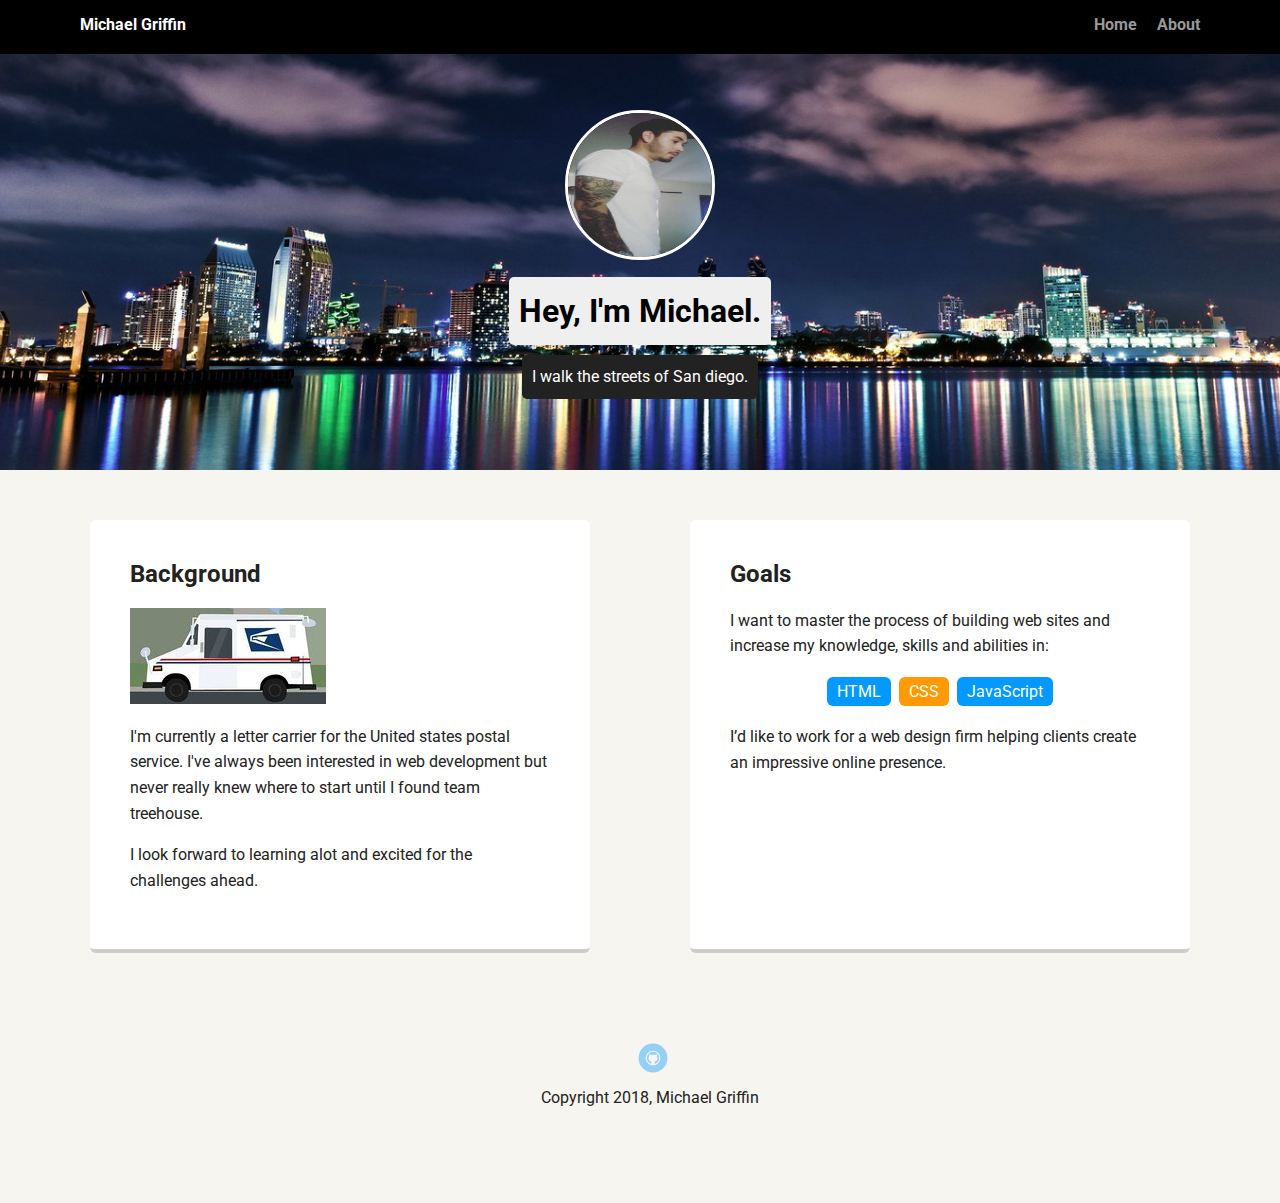
<file: index.html>
<!doctype html>
<html lang="en">
<head>
  <meta charset="utf-8">
  <title>Michael Griffin's Profile</title>
  <meta name="viewport" content="width=device-width, initial-scale=1.0">
  <link rel="stylesheet" href="styles.css">
  <link href="https://fonts.googleapis.com/css?family=Muli%7CRoboto:400,300,500,700,900" rel="stylesheet"></head>
  <body>

    <div class="main-nav">
        <ul class="nav">
          <li class="name">Michael Griffin</li>
          <li><a href="index.html">Home</a></li>
          <li><a href="about.html">About</a></li>
        </ul>
    </div>

    <header>
      <img src="images/me.jpg" alt=" michael standing." class="profile-image">
      <h1 class="tag name">Hey, I'm Michael.</h1>
      <p class="tag location"> I walk the streets of San diego. </p>
    </header>

    <main class="flex">
      <div class="card">
        <h2>Background</h2>
       <img src="images/mailtruck.jpg" alt="usps truck">
        <p> I'm currently a letter carrier for the United states postal service. I've always been interested in web development but never really knew where to start until I found team treehouse. </p>
        <p> I look forward to learning alot and excited for the challenges ahead.</p>
      </div> 

      <div class="card">
        <h2>Goals</h2>
        <p>I want to master the process of building web sites and increase my knowledge, skills and abilities in:</p>
        <ul class="skills">
          <li>HTML</li>
          <li>CSS</li>
          <li>JavaScript</li>
          
        </ul>
        <p>I’d like to work for a web design firm helping clients create an impressive online presence.</p>
      </div> 

    </main>
    <footer>
      <ul>
        <li><a href="https://github.com/MichaelGriffin13" target="blank"class="social github">Github</a></li>
      </ul>
      <p class="copyright">Copyright 2018, Michael Griffin</p>
    </footer>
  </body>
  </html>
</file>
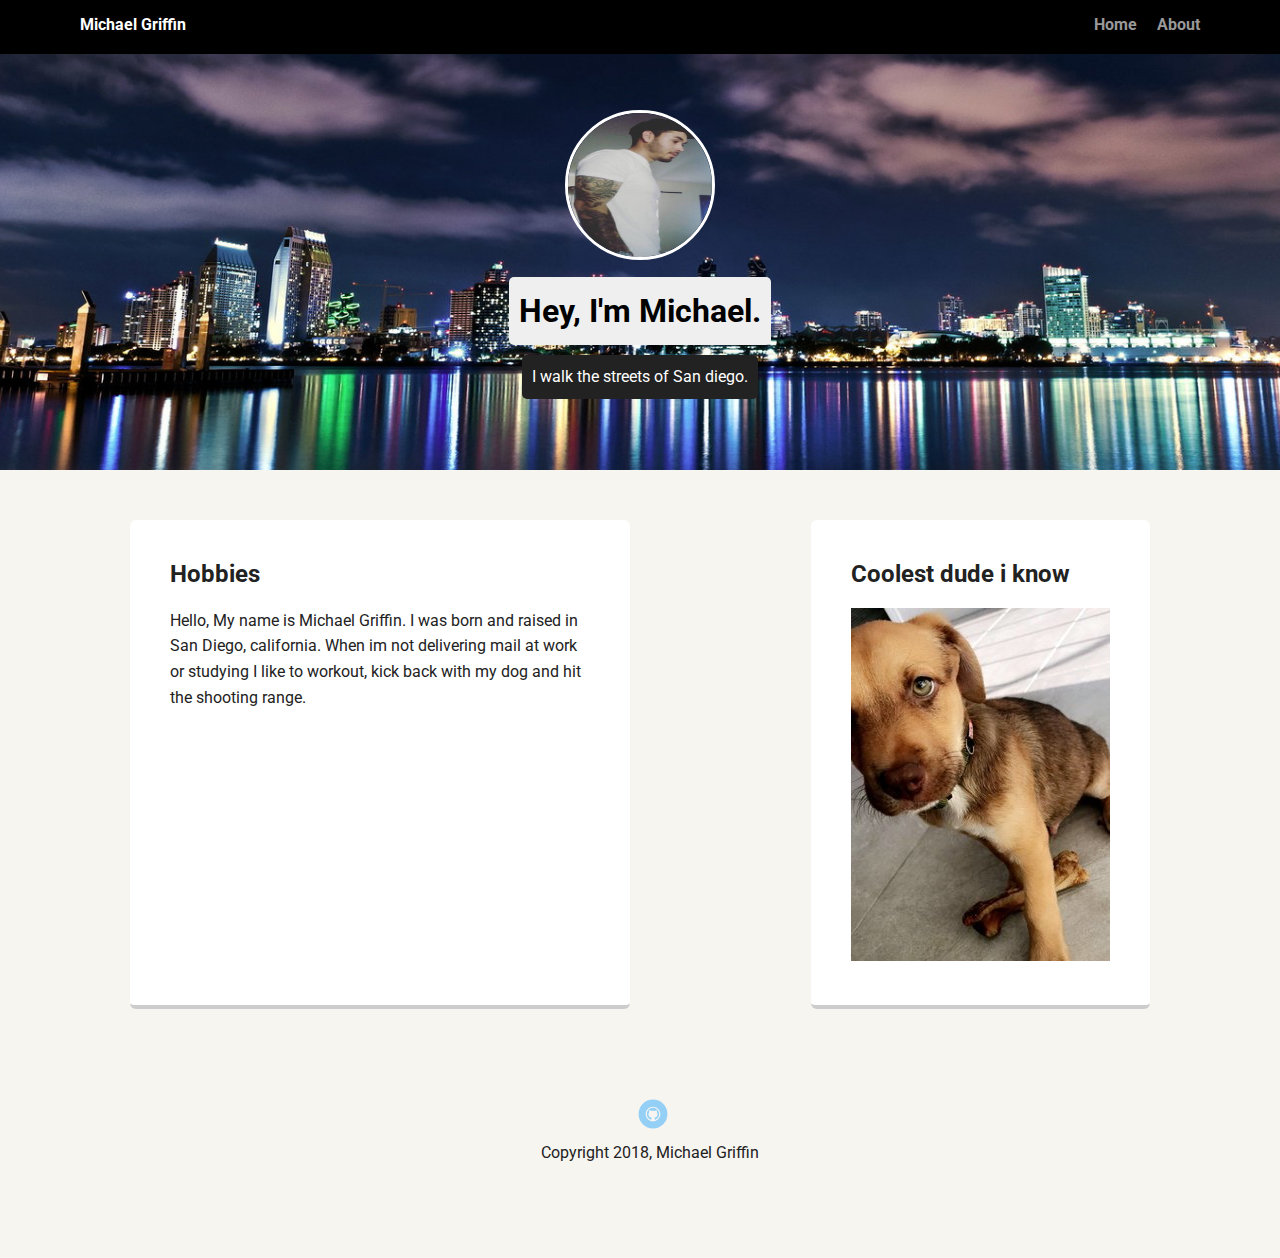
<file: about.html>
<!doctype html>
<html lang="en">
<head>
  <meta charset="utf-8">
  <title>Michael Griffin's Profile</title>
  <meta name="viewport" content="width=device-width, initial-scale=1.0">
  <link rel="stylesheet" href="styles.css">
  <link href="https://fonts.googleapis.com/css?family=Muli%7CRoboto:400,300,500,700,900" rel="stylesheet"></head>
  <body>

    <div class="main-nav">
        <ul class="nav">
          <li class="name">Michael Griffin</li>
          <li><a href="index.html">Home</a></li>
          <li><a href="About.html">About</a></li>
        </ul>
    </div>

    <header>
      <img src="images/me.jpg" alt=" michael standing." class="profile-image">
      <h1 class="tag name">Hey, I'm Michael.</h1>
      <p class="tag location"> I walk the streets of San diego. </p>
    </header>

    <main class="flex">
      <div class="card">
        <h2>Hobbies</h2>
      <p> Hello, My name is Michael Griffin. I was born and raised in San Diego, california. When im not delivering mail at work or studying I like to workout, kick back with my dog and hit the shooting range.</p>
      </div> 

      <div class="card">
        <h2>Coolest dude i know</h2>
        <img src="images/apollo1.jpg" alt= "dog with bone">
          
        
      </div> 

    </main>
    <footer>
      <ul>
        <li><a href="https://github.com/MichaelGriffin13" target="blank" class="social github">Github</a></li>
      </ul>
      <p class="copyright">Copyright 2018, Michael Griffin</p>
    </footer>
  </body>
  </html>
</file>
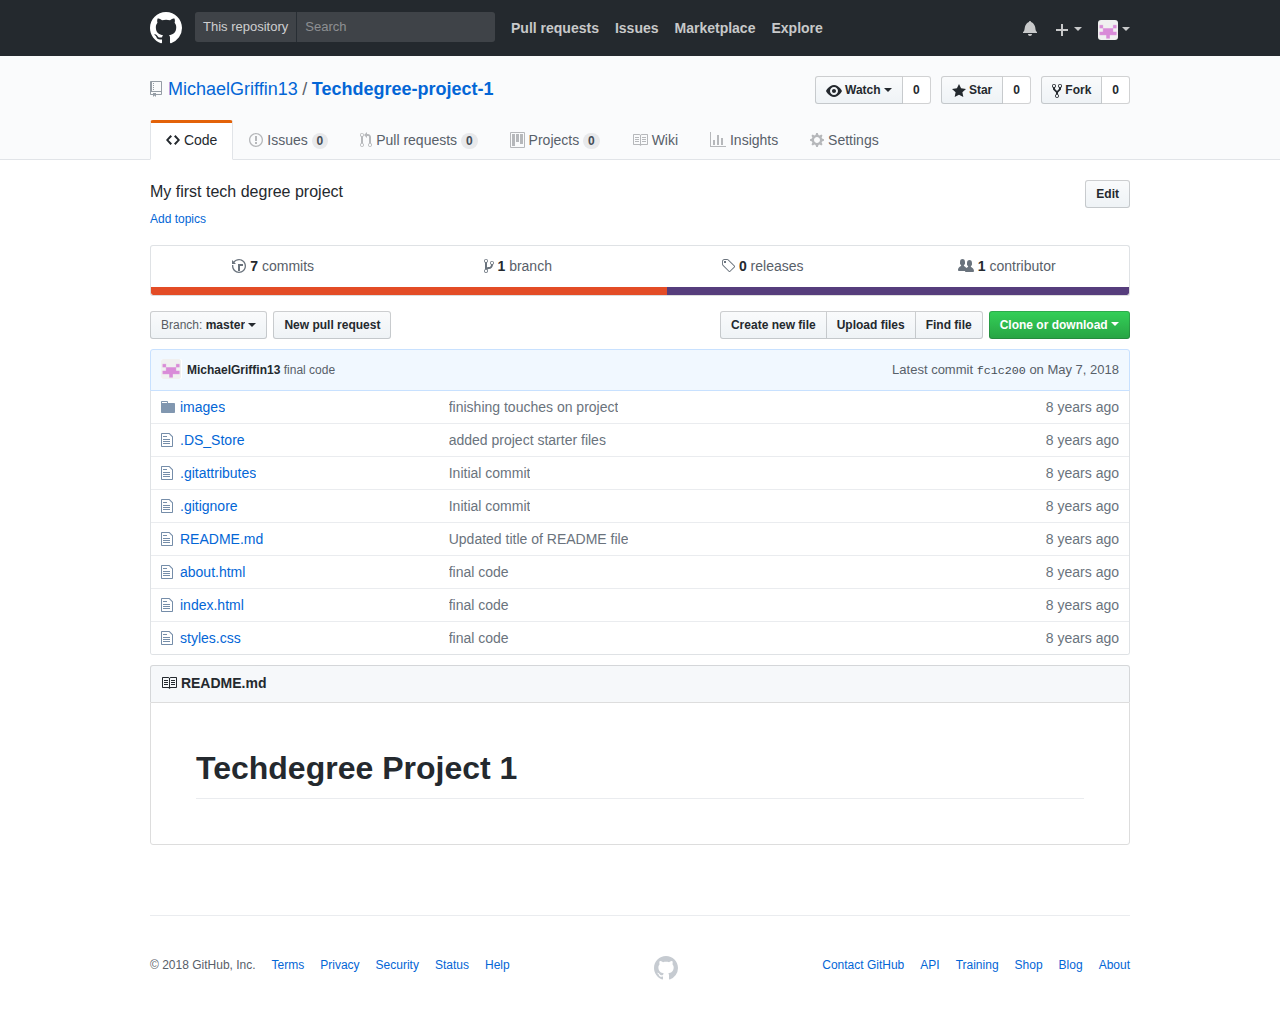
<file: MichaelGriffin13_Techdegree-project-1_ My first tech degree project.htm>
<!DOCTYPE html>
<!-- saved from url=(0056)https://github.com/MichaelGriffin13/Techdegree-project-1 -->
<html lang="en"><head><meta http-equiv="Content-Type" content="text/html; charset=UTF-8">
    
  <link rel="dns-prefetch" href="https://assets-cdn.github.com/">
  <link rel="dns-prefetch" href="https://avatars0.githubusercontent.com/">
  <link rel="dns-prefetch" href="https://avatars1.githubusercontent.com/">
  <link rel="dns-prefetch" href="https://avatars2.githubusercontent.com/">
  <link rel="dns-prefetch" href="https://avatars3.githubusercontent.com/">
  <link rel="dns-prefetch" href="https://github-cloud.s3.amazonaws.com/">
  <link rel="dns-prefetch" href="https://user-images.githubusercontent.com/">



  <link crossorigin="anonymous" media="all" integrity="sha512-ISsGppDAOaepQ4upEA9mm4sMLKs3V+WJ5yaoGgHBrY13vkDtM37b0Y8Uej1pifaUkAcHJ9kkdxNf48eHtV595g==" rel="stylesheet" href="./MichaelGriffin13_Techdegree-project-1_ My first tech degree project_files/frameworks-1a4dd44c32a7f3b22f5ee95cb87b4646.css">
  <link crossorigin="anonymous" media="all" integrity="sha512-AZiPkC2eIY8yQTwd2GHdf+vGVxhQLPp8zN5HD/+XIxTljkmK532EPMi5J59/RkU8Tx2z7Zhrrp22Ynk0bifnPQ==" rel="stylesheet" href="./MichaelGriffin13_Techdegree-project-1_ My first tech degree project_files/github-ef9e6df593c3136722bd837c0437786d.css">
  
  
  
  

  <meta name="viewport" content="width=device-width">
  
  <title>MichaelGriffin13/Techdegree-project-1: My first tech degree project</title>
    <meta name="description" content="GitHub is where people build software. More than 27 million people use GitHub to discover, fork, and contribute to over 80 million projects.">
  <link rel="search" type="application/opensearchdescription+xml" href="https://github.com/opensearch.xml" title="GitHub">
  <link rel="fluid-icon" href="https://github.com/fluidicon.png" title="GitHub">
  <meta property="fb:app_id" content="1401488693436528">

    
    <meta property="og:image" content="https://avatars2.githubusercontent.com/u/39060892?s=400&amp;v=4"><meta property="og:site_name" content="GitHub"><meta property="og:type" content="object"><meta property="og:title" content="MichaelGriffin13/Techdegree-project-1"><meta property="og:url" content="https://github.com/MichaelGriffin13/Techdegree-project-1"><meta property="og:description" content="Techdegree-project-1 - My first tech degree project">

  <link rel="assets" href="https://assets-cdn.github.com/">
  <link rel="web-socket" href="wss://live.github.com/_sockets/VjI6MjczOTM0OTAzOjhmZmExNjZlMTUwYjdjODQzNGJjYzFiYjU0YTg1OTE1OTA3Zjg5YmI2YjYxY2M0N2FjNWM2OGM2MWY2YTUzZTQ=--4917de960943323a8935c65e999bd3470f949bfa">
  <meta name="pjax-timeout" content="1000">
  <link rel="sudo-modal" href="https://github.com/sessions/sudo_modal">
  


  

  

    <meta name="google-site-verification" content="KT5gs8h0wvaagLKAVWq8bbeNwnZZK1r1XQysX3xurLU">
  <meta name="google-site-verification" content="ZzhVyEFwb7w3e0-uOTltm8Jsck2F5StVihD0exw2fsA">
  <meta name="google-site-verification" content="GXs5KoUUkNCoaAZn7wPN-t01Pywp9M3sEjnt_3_ZWPc">
    <meta name="google-analytics" content="UA-3769691-2">

<meta name="octolytics-host" content="collector.githubapp.com"><meta name="octolytics-app-id" content="github"><meta name="octolytics-event-url" content="https://collector.githubapp.com/github-external/browser_event"><meta name="octolytics-dimension-request_id" content="D6CE:4B03:4302247:79F1E0D:5AF0CCA9"><meta name="octolytics-dimension-region_edge" content="iad"><meta name="octolytics-dimension-region_render" content="iad"><meta name="octolytics-actor-id" content="39060892"><meta name="octolytics-actor-login" content="MichaelGriffin13"><meta name="octolytics-actor-hash" content="2f58fe25ff8fc6ac6a2973bc103d3d91c755c8c9a3c6b92745bae2bd151a4a9a">





  <meta class="js-ga-set" name="dimension1" content="Logged In">


  

      <meta name="hostname" content="github.com">
    <meta name="user-login" content="MichaelGriffin13">

      <meta name="expected-hostname" content="github.com">
    <meta name="js-proxy-site-detection-payload" content="[base64]">

    <meta name="enabled-features" content="UNIVERSE_BANNER,FREE_TRIALS,MARKETPLACE_INSIGHTS,MARKETPLACE_SELF_SERVE,MARKETPLACE_FREE_APPS,MARKETPLACE_INSIGHTS_CONVERSION_PERCENTAGES,MARKETPLACE_MOBILE_CI,MOBILE_COMMENT_ACTIONS">

  <meta name="html-safe-nonce" content="529b2f196fa2dd5bfd0b84c8dc40cf282a094474">

  <meta http-equiv="x-pjax-version" content="0b936d7bdd1cc0abb9327d66d996e1e8">
  

      <link href="https://github.com/MichaelGriffin13/Techdegree-project-1/commits/master.atom" rel="alternate" title="Recent Commits to Techdegree-project-1:master" type="application/atom+xml">

  <meta name="description" content="Techdegree-project-1 - My first tech degree project">
  <meta name="go-import" content="github.com/MichaelGriffin13/Techdegree-project-1 git https://github.com/MichaelGriffin13/Techdegree-project-1.git">

  <meta name="octolytics-dimension-user_id" content="39060892"><meta name="octolytics-dimension-user_login" content="MichaelGriffin13"><meta name="octolytics-dimension-repository_id" content="132488571"><meta name="octolytics-dimension-repository_nwo" content="MichaelGriffin13/Techdegree-project-1"><meta name="octolytics-dimension-repository_public" content="true"><meta name="octolytics-dimension-repository_is_fork" content="false"><meta name="octolytics-dimension-repository_network_root_id" content="132488571"><meta name="octolytics-dimension-repository_network_root_nwo" content="MichaelGriffin13/Techdegree-project-1"><meta name="octolytics-dimension-repository_explore_github_marketplace_ci_cta_shown" content="true">


    


  <meta name="browser-stats-url" content="https://api.github.com/_private/browser/stats">

  <meta name="browser-errors-url" content="https://api.github.com/_private/browser/errors">

  <link rel="mask-icon" href="https://assets-cdn.github.com/pinned-octocat.svg" color="#000000">
  <link rel="icon" type="image/x-icon" class="js-site-favicon" href="https://assets-cdn.github.com/favicon.ico">

<meta name="theme-color" content="#1e2327">


  <meta name="u2f-support" content="true">

<link rel="manifest" href="https://github.com/manifest.json" crossorigin="use-credentials">

  <meta name="selected-link" value="repo_source" data-pjax-transient="true"><meta name="analytics-location" content="/&lt;user-name&gt;/&lt;repo-name&gt;" data-pjax-transient="true"><meta name="request-id" content="D716:7C8A:3656F89:4FC6F07:5AF0CDF8" data-pjax-transient="true"><link rel="canonical" href="https://github.com/MichaelGriffin13/Techdegree-project-1" data-pjax-transient="true"><link href="https://github.com/MichaelGriffin13/Techdegree-project-1/commits/master.atom" rel="alternate" title="Recent Commits to Techdegree-project-1:master" type="application/atom+xml" data-pjax-transient="true"></head>

  <body class="logged-in env-production emoji-size-boost intent-mouse">
    

  <div class="position-relative js-header-wrapper ">
    <a href="https://github.com/MichaelGriffin13/Techdegree-project-1#start-of-content" tabindex="1" class="p-3 bg-blue text-white show-on-focus js-skip-to-content">Skip to content</a>
    <div id="js-pjax-loader-bar" class="pjax-loader-bar"><div class="progress" style="transition: width 0.4s ease 0s; width: 100%;"></div></div>

    
    
    



        
<header class="Header  f5" role="banner">
  <div class="d-flex flex-justify-between px-3 container-lg">
    <div class="d-flex flex-justify-between ">
      <div class="">
        <a class="header-logo-invertocat" href="https://github.com/" data-hotkey="g d" aria-label="Homepage" data-ga-click="Header, go to dashboard, icon:logo">
  <svg height="32" class="octicon octicon-mark-github" viewBox="0 0 16 16" version="1.1" width="32" aria-hidden="true"><path fill-rule="evenodd" d="M8 0C3.58 0 0 3.58 0 8c0 3.54 2.29 6.53 5.47 7.59.4.07.55-.17.55-.38 0-.19-.01-.82-.01-1.49-2.01.37-2.53-.49-2.69-.94-.09-.23-.48-.94-.82-1.13-.28-.15-.68-.52-.01-.53.63-.01 1.08.58 1.23.82.72 1.21 1.87.87 2.33.66.07-.52.28-.87.51-1.07-1.78-.2-3.64-.89-3.64-3.95 0-.87.31-1.59.82-2.15-.08-.2-.36-1.02.08-2.12 0 0 .67-.21 2.2.82.64-.18 1.32-.27 2-.27.68 0 1.36.09 2 .27 1.53-1.04 2.2-.82 2.2-.82.44 1.1.16 1.92.08 2.12.51.56.82 1.27.82 2.15 0 3.07-1.87 3.75-3.65 3.95.29.25.54.73.54 1.48 0 1.07-.01 1.93-.01 2.2 0 .21.15.46.55.38A8.013 8.013 0 0 0 16 8c0-4.42-3.58-8-8-8z"></path></svg>
</a>

      </div>

    </div>

    <div class="HeaderMenu d-flex flex-justify-between flex-auto">
      <div class="d-flex">
            <div class="">
              <div class="header-search scoped-search site-scoped-search js-site-search" role="search">
  <!-- '"` --><!-- </textarea></xmp> --><form class="js-site-search-form" data-scope-type="Repository" data-scope-id="132488571" data-scoped-search-url="/MichaelGriffin13/Techdegree-project-1/search" data-unscoped-search-url="/search" action="https://github.com/MichaelGriffin13/Techdegree-project-1/search" accept-charset="UTF-8" method="get"><input name="utf8" type="hidden" value="✓">
    <label class="form-control header-search-wrapper  js-chromeless-input-container">
          <a class="header-search-scope no-underline" href="https://github.com/MichaelGriffin13/Techdegree-project-1">This repository</a>
      <input type="text" class="form-control header-search-input  js-site-search-focus js-site-search-field is-clearable" data-hotkey="s,/" name="q" value="" placeholder="Search" aria-label="Search this repository" data-unscoped-placeholder="Search GitHub" data-scoped-placeholder="Search" autocapitalize="off">
        <input type="hidden" class="js-site-search-type-field" name="type">
    </label>
</form></div>

            </div>

          <ul class="d-flex pl-2 flex-items-center text-bold list-style-none" role="navigation">
            <li>
              <a class="js-selected-navigation-item HeaderNavlink px-2" data-hotkey="g p" data-ga-click="Header, click, Nav menu - item:pulls context:user" aria-label="Pull requests you created" data-selected-links="/pulls /pulls/assigned /pulls/mentioned /pulls" href="https://github.com/pulls">
                Pull requests
</a>            </li>
            <li>
              <a class="js-selected-navigation-item HeaderNavlink px-2" data-hotkey="g i" data-ga-click="Header, click, Nav menu - item:issues context:user" aria-label="Issues you created" data-selected-links="/issues /issues/assigned /issues/mentioned /issues" href="https://github.com/issues">
                Issues
</a>            </li>
                <li>
                  <a class="js-selected-navigation-item HeaderNavlink px-2" data-ga-click="Header, click, Nav menu - item:marketplace context:user" data-octo-click="marketplace_click" data-octo-dimensions="location:nav_bar, group:" data-selected-links=" /marketplace" href="https://github.com/marketplace">
                    Marketplace
</a>                </li>
            <li>
              <a class="js-selected-navigation-item HeaderNavlink px-2" data-ga-click="Header, click, Nav menu - item:explore" data-selected-links="/explore /trending /trending/developers /integrations /integrations/feature/code /integrations/feature/collaborate /integrations/feature/ship showcases showcases_search showcases_landing /explore" href="https://github.com/explore">
                Explore
</a>            </li>
          </ul>
      </div>

      <div class="d-flex">
        
<ul class="user-nav d-flex flex-items-center list-style-none" id="user-links">
  <li class="dropdown js-menu-container">
    <span class="d-inline-block  px-2">
      
    <a aria-label="You have no unread notifications" class="notification-indicator tooltipped tooltipped-s  js-socket-channel js-notification-indicator" data-hotkey="g n" data-ga-click="Header, go to notifications, icon:read" data-channel="notification-changed:39060892" href="https://github.com/notifications">
        <span class="mail-status "></span>
        <svg class="octicon octicon-bell" viewBox="0 0 14 16" version="1.1" width="14" height="16" aria-hidden="true"><path fill-rule="evenodd" d="M14 12v1H0v-1l.73-.58c.77-.77.81-2.55 1.19-4.42C2.69 3.23 6 2 6 2c0-.55.45-1 1-1s1 .45 1 1c0 0 3.39 1.23 4.16 5 .38 1.88.42 3.66 1.19 4.42l.66.58H14zm-7 4c1.11 0 2-.89 2-2H5c0 1.11.89 2 2 2z"></path></svg>
</a>
    </span>
  </li>

  <li class="dropdown js-menu-container">
    <details class="dropdown-details details-reset js-dropdown-details d-flex px-2 flex-items-center">
      <summary class="HeaderNavlink" aria-label="Create new…" data-ga-click="Header, create new, icon:add">
        <svg class="octicon octicon-plus float-left mr-1 mt-1" viewBox="0 0 12 16" version="1.1" width="12" height="16" aria-hidden="true"><path fill-rule="evenodd" d="M12 9H7v5H5V9H0V7h5V2h2v5h5z"></path></svg>
        <span class="dropdown-caret mt-1"></span>
      </summary>

      <ul class="dropdown-menu dropdown-menu-sw">
        
<a class="dropdown-item" href="https://github.com/new" data-ga-click="Header, create new repository">
  New repository
</a>

  <a class="dropdown-item" href="https://github.com/new/import" data-ga-click="Header, import a repository">
    Import repository
  </a>

<a class="dropdown-item" href="https://gist.github.com/" data-ga-click="Header, create new gist">
  New gist
</a>

  <a class="dropdown-item" href="https://github.com/organizations/new" data-ga-click="Header, create new organization">
    New organization
  </a>



  <div class="dropdown-divider"></div>
  <div class="dropdown-header">
    <span title="MichaelGriffin13/Techdegree-project-1">This repository</span>
  </div>
    <a class="dropdown-item" href="https://github.com/MichaelGriffin13/Techdegree-project-1/issues/new" data-ga-click="Header, create new issue">
      New issue
    </a>

      </ul>
    </details>
  </li>

  <li class="dropdown js-menu-container">

    <details class="dropdown-details details-reset js-dropdown-details d-flex pl-2 flex-items-center">
      <summary class="HeaderNavlink name mt-1" aria-label="View profile and more" data-ga-click="Header, show menu, icon:avatar">
        <img alt="@MichaelGriffin13" class="avatar float-left mr-1" src="./MichaelGriffin13_Techdegree-project-1_ My first tech degree project_files/39060892" height="20" width="20">
        <span class="dropdown-caret"></span>
      </summary>

      <ul class="dropdown-menu dropdown-menu-sw">
        <li class="dropdown-header header-nav-current-user css-truncate">
          Signed in as <strong class="css-truncate-target">MichaelGriffin13</strong>
        </li>

        <li class="dropdown-divider"></li>

        <li><a class="dropdown-item" href="https://github.com/MichaelGriffin13" data-ga-click="Header, go to profile, text:your profile">
          Your profile
        </a></li>
        <li><a class="dropdown-item" href="https://github.com/MichaelGriffin13?tab=stars" data-ga-click="Header, go to starred repos, text:your stars">
          Your stars
        </a></li>
          <li><a class="dropdown-item" href="https://gist.github.com/" data-ga-click="Header, your gists, text:your gists">Your gists</a></li>

        <li class="dropdown-divider"></li>

        <li><a class="dropdown-item" href="https://help.github.com/" data-ga-click="Header, go to help, text:help">
          Help
        </a></li>

        <li><a class="dropdown-item" href="https://github.com/settings/profile" data-ga-click="Header, go to settings, icon:settings">
          Settings
        </a></li>

        <li><!-- '"` --><!-- </textarea></xmp> --><form class="logout-form" action="https://github.com/logout" accept-charset="UTF-8" method="post"><input name="utf8" type="hidden" value="✓"><input type="hidden" name="authenticity_token" value="eE/MBpP86Nq5+Vn0mm5P88olABiNsM6+nDfHxaEZU/xnhWbn0gJXf1KyrZWlmUkluAr7HHhvukTYLb66d42KxA==">
          <button type="submit" class="dropdown-item dropdown-signout" data-ga-click="Header, sign out, icon:logout">
            Sign out
          </button>
        </form></li>
      </ul>
    </details>
  </li>
</ul>



        <!-- '"` --><!-- </textarea></xmp> --><form class="sr-only right-0" action="https://github.com/logout" accept-charset="UTF-8" method="post"><input name="utf8" type="hidden" value="✓"><input type="hidden" name="authenticity_token" value="yCqxQFtwY29ekcV5b9QGO4bI/Am1O7NBgLthEia98EfX4BuhGo7cyrXaMRhQIwDt9OcHDUDkx7vEoRht8Ckpfw==">
          <button type="submit" class="dropdown-item dropdown-signout" data-ga-click="Header, sign out, icon:logout">
            Sign out
          </button>
</form>      </div>
    </div>
  </div>
</header>

      

  </div>

  <div id="start-of-content" class="show-on-focus"></div>

    <div id="js-flash-container">
</div>



  <div role="main" class="application-main ">
        <div itemscope="" itemtype="http://schema.org/SoftwareSourceCode" class="">
    <div id="js-repo-pjax-container" data-pjax-container=""><div class="pagehead repohead instapaper_ignore readability-menu experiment-repo-nav  ">
    <div class="repohead-details-container clearfix container">

      <ul class="pagehead-actions">
  <li>
        <!-- '"` --><!-- </textarea></xmp> --><form data-autosubmit="true" data-remote="true" class="js-social-container" action="https://github.com/notifications/subscribe" accept-charset="UTF-8" method="post"><input name="utf8" type="hidden" value="✓"><input type="hidden" name="authenticity_token" value="KUa2ShYUzYI7yOhlKY9IYNhX/BbbNekJAyvBPNfmS5GmSeHA2WGt5rELgPvgXhf1Pur1EsFc/7LV7Vyxc2czwA==">      <input type="hidden" name="repository_id" id="repository_id" value="132488571" class="form-control">

        <div class="select-menu js-menu-container js-select-menu">
          <a href="https://github.com/MichaelGriffin13/Techdegree-project-1/subscription" class="btn btn-sm btn-with-count select-menu-button js-menu-target" role="button" aria-haspopup="true" aria-expanded="false" aria-label="Toggle repository notifications menu" data-ga-click="Repository, click Watch settings, action:files#disambiguate">
            <span class="js-select-button">
                <svg class="octicon octicon-eye" viewBox="0 0 16 16" version="1.1" width="16" height="16" aria-hidden="true"><path fill-rule="evenodd" d="M8.06 2C3 2 0 8 0 8s3 6 8.06 6C13 14 16 8 16 8s-3-6-7.94-6zM8 12c-2.2 0-4-1.78-4-4 0-2.2 1.8-4 4-4 2.22 0 4 1.8 4 4 0 2.22-1.78 4-4 4zm2-4c0 1.11-.89 2-2 2-1.11 0-2-.89-2-2 0-1.11.89-2 2-2 1.11 0 2 .89 2 2z"></path></svg>
                Watch
            </span>
          </a>
          <a class="social-count js-social-count" href="https://github.com/MichaelGriffin13/Techdegree-project-1/watchers" aria-label="0 users are watching this repository">
            0
          </a>

        <div class="select-menu-modal-holder">
          <div class="select-menu-modal subscription-menu-modal js-menu-content">
            <div class="select-menu-header js-navigation-enable" tabindex="-1">
              <svg class="octicon octicon-x js-menu-close" role="img" aria-label="Close" viewBox="0 0 12 16" version="1.1" width="12" height="16"><path fill-rule="evenodd" d="M7.48 8l3.75 3.75-1.48 1.48L6 9.48l-3.75 3.75-1.48-1.48L4.52 8 .77 4.25l1.48-1.48L6 6.52l3.75-3.75 1.48 1.48z"></path></svg>
              <span class="select-menu-title">Notifications</span>
            </div>

              <div class="select-menu-list js-navigation-container" role="menu">

                <div class="select-menu-item js-navigation-item selected" role="menuitem" tabindex="0">
                  <svg class="octicon octicon-check select-menu-item-icon" viewBox="0 0 12 16" version="1.1" width="12" height="16" aria-hidden="true"><path fill-rule="evenodd" d="M12 5l-8 8-4-4 1.5-1.5L4 10l6.5-6.5z"></path></svg>
                  <div class="select-menu-item-text">
                    <input type="radio" name="do" id="do_included" value="included" checked="checked">
                    <span class="select-menu-item-heading">Not watching</span>
                    <span class="description">Be notified when participating or @mentioned.</span>
                    <span class="js-select-button-text hidden-select-button-text">
                      <svg class="octicon octicon-eye" viewBox="0 0 16 16" version="1.1" width="16" height="16" aria-hidden="true"><path fill-rule="evenodd" d="M8.06 2C3 2 0 8 0 8s3 6 8.06 6C13 14 16 8 16 8s-3-6-7.94-6zM8 12c-2.2 0-4-1.78-4-4 0-2.2 1.8-4 4-4 2.22 0 4 1.8 4 4 0 2.22-1.78 4-4 4zm2-4c0 1.11-.89 2-2 2-1.11 0-2-.89-2-2 0-1.11.89-2 2-2 1.11 0 2 .89 2 2z"></path></svg>
                      Watch
                    </span>
                  </div>
                </div>

                <div class="select-menu-item js-navigation-item " role="menuitem" tabindex="0">
                  <svg class="octicon octicon-check select-menu-item-icon" viewBox="0 0 12 16" version="1.1" width="12" height="16" aria-hidden="true"><path fill-rule="evenodd" d="M12 5l-8 8-4-4 1.5-1.5L4 10l6.5-6.5z"></path></svg>
                  <div class="select-menu-item-text">
                    <input type="radio" name="do" id="do_subscribed" value="subscribed">
                    <span class="select-menu-item-heading">Watching</span>
                    <span class="description">Be notified of all conversations.</span>
                    <span class="js-select-button-text hidden-select-button-text">
                      <svg class="octicon octicon-eye" viewBox="0 0 16 16" version="1.1" width="16" height="16" aria-hidden="true"><path fill-rule="evenodd" d="M8.06 2C3 2 0 8 0 8s3 6 8.06 6C13 14 16 8 16 8s-3-6-7.94-6zM8 12c-2.2 0-4-1.78-4-4 0-2.2 1.8-4 4-4 2.22 0 4 1.8 4 4 0 2.22-1.78 4-4 4zm2-4c0 1.11-.89 2-2 2-1.11 0-2-.89-2-2 0-1.11.89-2 2-2 1.11 0 2 .89 2 2z"></path></svg>
                        Unwatch
                    </span>
                  </div>
                </div>

                <div class="select-menu-item js-navigation-item " role="menuitem" tabindex="0">
                  <svg class="octicon octicon-check select-menu-item-icon" viewBox="0 0 12 16" version="1.1" width="12" height="16" aria-hidden="true"><path fill-rule="evenodd" d="M12 5l-8 8-4-4 1.5-1.5L4 10l6.5-6.5z"></path></svg>
                  <div class="select-menu-item-text">
                    <input type="radio" name="do" id="do_ignore" value="ignore">
                    <span class="select-menu-item-heading">Ignoring</span>
                    <span class="description">Never be notified.</span>
                    <span class="js-select-button-text hidden-select-button-text">
                      <svg class="octicon octicon-mute" viewBox="0 0 16 16" version="1.1" width="16" height="16" aria-hidden="true"><path fill-rule="evenodd" d="M8 2.81v10.38c0 .67-.81 1-1.28.53L3 10H1c-.55 0-1-.45-1-1V7c0-.55.45-1 1-1h2l3.72-3.72C7.19 1.81 8 2.14 8 2.81zm7.53 3.22l-1.06-1.06-1.97 1.97-1.97-1.97-1.06 1.06L11.44 8 9.47 9.97l1.06 1.06 1.97-1.97 1.97 1.97 1.06-1.06L13.56 8l1.97-1.97z"></path></svg>
                        Stop ignoring
                    </span>
                  </div>
                </div>

              </div>

            </div>
          </div>
        </div>
</form>
  </li>

  <li>
    
  <div class="js-toggler-container js-social-container starring-container ">
    <!-- '"` --><!-- </textarea></xmp> --><form class="starred js-social-form" action="https://github.com/MichaelGriffin13/Techdegree-project-1/unstar" accept-charset="UTF-8" method="post"><input name="utf8" type="hidden" value="✓"><input type="hidden" name="authenticity_token" value="6J9IGKliZCcRCRH8bHJzW0FH79wRVhpRtoWwqB6hwUbXff9waTLlLExz4YFRfLhMm8edXTI0xkwNK+H+3+KY3g==">
      <input type="hidden" name="context" value="repository">
      <button type="submit" class="btn btn-sm btn-with-count js-toggler-target" aria-label="Unstar this repository" title="Unstar MichaelGriffin13/Techdegree-project-1" data-ga-click="Repository, click unstar button, action:files#disambiguate; text:Unstar">
        <svg class="octicon octicon-star" viewBox="0 0 14 16" version="1.1" width="14" height="16" aria-hidden="true"><path fill-rule="evenodd" d="M14 6l-4.9-.64L7 1 4.9 5.36 0 6l3.6 3.26L2.67 14 7 11.67 11.33 14l-.93-4.74z"></path></svg>
        Unstar
      </button>
        <a class="social-count js-social-count" href="https://github.com/MichaelGriffin13/Techdegree-project-1/stargazers" aria-label="0 users starred this repository">
          0
        </a>
</form>
    <!-- '"` --><!-- </textarea></xmp> --><form class="unstarred js-social-form" action="https://github.com/MichaelGriffin13/Techdegree-project-1/star" accept-charset="UTF-8" method="post"><input name="utf8" type="hidden" value="✓"><input type="hidden" name="authenticity_token" value="i9kuiIEAI13M2NI7XgHmPKLVHiUcuUlz2Fnui8pPkxNbzd4sVH7F/UAw41DU0WowrtLghAddOUCJDjfB79cyng==">
      <input type="hidden" name="context" value="repository">
      <button type="submit" class="btn btn-sm btn-with-count js-toggler-target" aria-label="Star this repository" title="Star MichaelGriffin13/Techdegree-project-1" data-ga-click="Repository, click star button, action:files#disambiguate; text:Star">
        <svg class="octicon octicon-star" viewBox="0 0 14 16" version="1.1" width="14" height="16" aria-hidden="true"><path fill-rule="evenodd" d="M14 6l-4.9-.64L7 1 4.9 5.36 0 6l3.6 3.26L2.67 14 7 11.67 11.33 14l-.93-4.74z"></path></svg>
        Star
      </button>
        <a class="social-count js-social-count" href="https://github.com/MichaelGriffin13/Techdegree-project-1/stargazers" aria-label="0 users starred this repository">
          0
        </a>
</form>  </div>

  </li>

  <li>
          <!-- '"` --><!-- </textarea></xmp> --><form class="btn-with-count" action="https://github.com/MichaelGriffin13/Techdegree-project-1/fork" accept-charset="UTF-8" method="post"><input name="utf8" type="hidden" value="✓"><input type="hidden" name="authenticity_token" value="8AnSFRT4KRyWHOVd4fBl5J8odqZ7stH96rJF7BQLqqwwH+2FWHKCa/oau/aBZ1/f25MU1Ra81uyJ35xG/xXMVw==">
            <button type="submit" class="btn btn-sm btn-with-count" data-ga-click="Repository, show fork modal, action:files#disambiguate; text:Fork" title="Fork your own copy of MichaelGriffin13/Techdegree-project-1 to your account" aria-label="Fork your own copy of MichaelGriffin13/Techdegree-project-1 to your account">
              <svg class="octicon octicon-repo-forked" viewBox="0 0 10 16" version="1.1" width="10" height="16" aria-hidden="true"><path fill-rule="evenodd" d="M8 1a1.993 1.993 0 0 0-1 3.72V6L5 8 3 6V4.72A1.993 1.993 0 0 0 2 1a1.993 1.993 0 0 0-1 3.72V6.5l3 3v1.78A1.993 1.993 0 0 0 5 15a1.993 1.993 0 0 0 1-3.72V9.5l3-3V4.72A1.993 1.993 0 0 0 8 1zM2 4.2C1.34 4.2.8 3.65.8 3c0-.65.55-1.2 1.2-1.2.65 0 1.2.55 1.2 1.2 0 .65-.55 1.2-1.2 1.2zm3 10c-.66 0-1.2-.55-1.2-1.2 0-.65.55-1.2 1.2-1.2.65 0 1.2.55 1.2 1.2 0 .65-.55 1.2-1.2 1.2zm3-10c-.66 0-1.2-.55-1.2-1.2 0-.65.55-1.2 1.2-1.2.65 0 1.2.55 1.2 1.2 0 .65-.55 1.2-1.2 1.2z"></path></svg>
              Fork
            </button>
</form>
    <a href="https://github.com/MichaelGriffin13/Techdegree-project-1/network" class="social-count" aria-label="0 users forked this repository">
      0
    </a>
  </li>
</ul>

      <h1 class="public ">
  <svg class="octicon octicon-repo" viewBox="0 0 12 16" version="1.1" width="12" height="16" aria-hidden="true"><path fill-rule="evenodd" d="M4 9H3V8h1v1zm0-3H3v1h1V6zm0-2H3v1h1V4zm0-2H3v1h1V2zm8-1v12c0 .55-.45 1-1 1H6v2l-1.5-1.5L3 16v-2H1c-.55 0-1-.45-1-1V1c0-.55.45-1 1-1h10c.55 0 1 .45 1 1zm-1 10H1v2h2v-1h3v1h5v-2zm0-10H2v9h9V1z"></path></svg>
  <span class="author" itemprop="author"><a class="url fn" rel="author" href="https://github.com/MichaelGriffin13">MichaelGriffin13</a></span><!--
--><span class="path-divider">/</span><!--
--><strong itemprop="name"><a data-pjax="#js-repo-pjax-container" href="https://github.com/MichaelGriffin13/Techdegree-project-1">Techdegree-project-1</a></strong>

</h1>

    </div>
    
<nav class="reponav js-repo-nav js-sidenav-container-pjax container" itemscope="" itemtype="http://schema.org/BreadcrumbList" role="navigation" data-pjax="#js-repo-pjax-container">

  <span itemscope="" itemtype="http://schema.org/ListItem" itemprop="itemListElement">
    <a class="js-selected-navigation-item selected reponav-item" itemprop="url" data-hotkey="g c" data-selected-links="repo_source repo_downloads repo_commits repo_releases repo_tags repo_branches repo_packages /MichaelGriffin13/Techdegree-project-1" href="https://github.com/MichaelGriffin13/Techdegree-project-1">
      <svg class="octicon octicon-code" viewBox="0 0 14 16" version="1.1" width="14" height="16" aria-hidden="true"><path fill-rule="evenodd" d="M9.5 3L8 4.5 11.5 8 8 11.5 9.5 13 14 8 9.5 3zm-5 0L0 8l4.5 5L6 11.5 2.5 8 6 4.5 4.5 3z"></path></svg>
      <span itemprop="name">Code</span>
      <meta itemprop="position" content="1">
</a>  </span>

    <span itemscope="" itemtype="http://schema.org/ListItem" itemprop="itemListElement">
      <a itemprop="url" data-hotkey="g i" class="js-selected-navigation-item reponav-item" data-selected-links="repo_issues repo_labels repo_milestones /MichaelGriffin13/Techdegree-project-1/issues" href="https://github.com/MichaelGriffin13/Techdegree-project-1/issues">
        <svg class="octicon octicon-issue-opened" viewBox="0 0 14 16" version="1.1" width="14" height="16" aria-hidden="true"><path fill-rule="evenodd" d="M7 2.3c3.14 0 5.7 2.56 5.7 5.7s-2.56 5.7-5.7 5.7A5.71 5.71 0 0 1 1.3 8c0-3.14 2.56-5.7 5.7-5.7zM7 1C3.14 1 0 4.14 0 8s3.14 7 7 7 7-3.14 7-7-3.14-7-7-7zm1 3H6v5h2V4zm0 6H6v2h2v-2z"></path></svg>
        <span itemprop="name">Issues</span>
        <span class="Counter">0</span>
        <meta itemprop="position" content="2">
</a>    </span>

  <span itemscope="" itemtype="http://schema.org/ListItem" itemprop="itemListElement">
    <a data-hotkey="g p" itemprop="url" class="js-selected-navigation-item reponav-item" data-selected-links="repo_pulls checks /MichaelGriffin13/Techdegree-project-1/pulls" href="https://github.com/MichaelGriffin13/Techdegree-project-1/pulls">
      <svg class="octicon octicon-git-pull-request" viewBox="0 0 12 16" version="1.1" width="12" height="16" aria-hidden="true"><path fill-rule="evenodd" d="M11 11.28V5c-.03-.78-.34-1.47-.94-2.06C9.46 2.35 8.78 2.03 8 2H7V0L4 3l3 3V4h1c.27.02.48.11.69.31.21.2.3.42.31.69v6.28A1.993 1.993 0 0 0 10 15a1.993 1.993 0 0 0 1-3.72zm-1 2.92c-.66 0-1.2-.55-1.2-1.2 0-.65.55-1.2 1.2-1.2.65 0 1.2.55 1.2 1.2 0 .65-.55 1.2-1.2 1.2zM4 3c0-1.11-.89-2-2-2a1.993 1.993 0 0 0-1 3.72v6.56A1.993 1.993 0 0 0 2 15a1.993 1.993 0 0 0 1-3.72V4.72c.59-.34 1-.98 1-1.72zm-.8 10c0 .66-.55 1.2-1.2 1.2-.65 0-1.2-.55-1.2-1.2 0-.65.55-1.2 1.2-1.2.65 0 1.2.55 1.2 1.2zM2 4.2C1.34 4.2.8 3.65.8 3c0-.65.55-1.2 1.2-1.2.65 0 1.2.55 1.2 1.2 0 .65-.55 1.2-1.2 1.2z"></path></svg>
      <span itemprop="name">Pull requests</span>
      <span class="Counter">0</span>
      <meta itemprop="position" content="3">
</a>  </span>

    <a data-hotkey="g b" class="js-selected-navigation-item reponav-item" data-selected-links="repo_projects new_repo_project repo_project /MichaelGriffin13/Techdegree-project-1/projects" href="https://github.com/MichaelGriffin13/Techdegree-project-1/projects">
      <svg class="octicon octicon-project" viewBox="0 0 15 16" version="1.1" width="15" height="16" aria-hidden="true"><path fill-rule="evenodd" d="M10 12h3V2h-3v10zm-4-2h3V2H6v8zm-4 4h3V2H2v12zm-1 1h13V1H1v14zM14 0H1a1 1 0 0 0-1 1v14a1 1 0 0 0 1 1h13a1 1 0 0 0 1-1V1a1 1 0 0 0-1-1z"></path></svg>
      Projects
      <span class="Counter">0</span>
</a>
    <a class="js-selected-navigation-item reponav-item" data-hotkey="g w" data-selected-links="repo_wiki /MichaelGriffin13/Techdegree-project-1/wiki" href="https://github.com/MichaelGriffin13/Techdegree-project-1/wiki">
      <svg class="octicon octicon-book" viewBox="0 0 16 16" version="1.1" width="16" height="16" aria-hidden="true"><path fill-rule="evenodd" d="M3 5h4v1H3V5zm0 3h4V7H3v1zm0 2h4V9H3v1zm11-5h-4v1h4V5zm0 2h-4v1h4V7zm0 2h-4v1h4V9zm2-6v9c0 .55-.45 1-1 1H9.5l-1 1-1-1H2c-.55 0-1-.45-1-1V3c0-.55.45-1 1-1h5.5l1 1 1-1H15c.55 0 1 .45 1 1zm-8 .5L7.5 3H2v9h6V3.5zm7-.5H9.5l-.5.5V12h6V3z"></path></svg>
      Wiki
</a>

  <a class="js-selected-navigation-item reponav-item" data-selected-links="repo_graphs repo_contributors dependency_graph pulse /MichaelGriffin13/Techdegree-project-1/pulse" href="https://github.com/MichaelGriffin13/Techdegree-project-1/pulse">
    <svg class="octicon octicon-graph" viewBox="0 0 16 16" version="1.1" width="16" height="16" aria-hidden="true"><path fill-rule="evenodd" d="M16 14v1H0V0h1v14h15zM5 13H3V8h2v5zm4 0H7V3h2v10zm4 0h-2V6h2v7z"></path></svg>
    Insights
</a>
    <a class="js-selected-navigation-item reponav-item" data-selected-links="repo_settings repo_branch_settings hooks integration_installations repo_keys_settings issue_template_editor /MichaelGriffin13/Techdegree-project-1/settings" href="https://github.com/MichaelGriffin13/Techdegree-project-1/settings">
      <svg class="octicon octicon-gear" viewBox="0 0 14 16" version="1.1" width="14" height="16" aria-hidden="true"><path fill-rule="evenodd" d="M14 8.77v-1.6l-1.94-.64-.45-1.09.88-1.84-1.13-1.13-1.81.91-1.09-.45-.69-1.92h-1.6l-.63 1.94-1.11.45-1.84-.88-1.13 1.13.91 1.81-.45 1.09L0 7.23v1.59l1.94.64.45 1.09-.88 1.84 1.13 1.13 1.81-.91 1.09.45.69 1.92h1.59l.63-1.94 1.11-.45 1.84.88 1.13-1.13-.92-1.81.47-1.09L14 8.75v.02zM7 11c-1.66 0-3-1.34-3-3s1.34-3 3-3 3 1.34 3 3-1.34 3-3 3z"></path></svg>
      Settings
</a>
</nav>


  </div><div class="container new-discussion-timeline experiment-repo-nav  ">
  <div class="repository-content ">

    
  

  <div class="js-repo-meta-container">
  <div class="repository-meta mb-0  js-repo-meta-edit js-details-container ">
    <div class="repository-meta-content col-11 mb-1">
          <span class="col-11 text-gray-dark mr-2" itemprop="about">
            My first tech degree project
          </span>
    </div>

      <span class="edit-link">
        <button type="button" class="btn btn-sm float-right js-details-target js-edit-repo-meta-button js-edit-repo-meta-toggle" aria-expanded="false">Edit</button>
      </span>
      <!-- '"` --><!-- </textarea></xmp> --><form class="edit-repository-meta js-edit-repository-meta" action="https://github.com/MichaelGriffin13/Techdegree-project-1/settings/update_meta" accept-charset="UTF-8" method="post"><input name="utf8" type="hidden" value="✓"><input type="hidden" name="_method" value="put"><input type="hidden" name="authenticity_token" value="s50PNYhSRctxkwwIeXn5ZoQCPCc3+Hy45P6tvV5bgOBFmEvdVlEmITdXW4Gq6rj41qo4hkm6RxXLiWN6DCHQgA==">
        <div class="field">
          <label for="repo_description">Description</label>
          <input type="text" id="repo_description" class="form-control input-contrast repo-description-field" name="repo_description" value="My first tech degree project" placeholder="Short description of this repository">
        </div>
        <div class="field">
          <label for="repo_homepage">Website</label>
          <input type="url" id="repo_homepage" class="form-control input-contrast repo-website-field" name="repo_homepage" value="" placeholder="Website for this repository (optional)">
        </div>
        <button class="btn" type="submit">Save</button>
        or <button type="button" class="btn-link js-details-target js-edit-repo-meta-toggle" aria-expanded="true">Cancel</button>
</form>  </div>

    <div class="mb-3 repository-topics-container js-repository-topics-container js-details-container">
      <div id="topics-list-container" data-url="/MichaelGriffin13/Techdegree-project-1/settings/topics">
          <button type="button" class="btn-link f6 lh-condensed js-repo-topics-form-toggle js-details-target" aria-expanded="false">
    Add topics
  </button>

      </div>

        <include-fragment src="" class="js-repo-topics-form-fragment d-none" data-url="/MichaelGriffin13/Techdegree-project-1/settings/edit_topics">
          <img alt="Loading" src="./MichaelGriffin13_Techdegree-project-1_ My first tech degree project_files/octocat-spinner-32.gif" width="32" height="32">
        </include-fragment>
    </div>
</div>



  <div class="overall-summary overall-summary-bottomless">
    <div class="stats-switcher-viewport js-stats-switcher-viewport">
      <div class="stats-switcher-wrapper">
      <ul class="numbers-summary">
        <li class="commits">
          <a data-pjax="" href="https://github.com/MichaelGriffin13/Techdegree-project-1/commits/master">
              <svg class="octicon octicon-history" viewBox="0 0 14 16" version="1.1" width="14" height="16" aria-hidden="true"><path fill-rule="evenodd" d="M8 13H6V6h5v2H8v5zM7 1C4.81 1 2.87 2.02 1.59 3.59L0 2v4h4L2.5 4.5C3.55 3.17 5.17 2.3 7 2.3c3.14 0 5.7 2.56 5.7 5.7s-2.56 5.7-5.7 5.7A5.71 5.71 0 0 1 1.3 8c0-.34.03-.67.09-1H.08C.03 7.33 0 7.66 0 8c0 3.86 3.14 7 7 7s7-3.14 7-7-3.14-7-7-7z"></path></svg>
              <span class="num text-emphasized">
                7
              </span>
              commits
          </a>
        </li>
        <li>
          <a data-pjax="" href="https://github.com/MichaelGriffin13/Techdegree-project-1/branches">
            <svg class="octicon octicon-git-branch" viewBox="0 0 10 16" version="1.1" width="10" height="16" aria-hidden="true"><path fill-rule="evenodd" d="M10 5c0-1.11-.89-2-2-2a1.993 1.993 0 0 0-1 3.72v.3c-.02.52-.23.98-.63 1.38-.4.4-.86.61-1.38.63-.83.02-1.48.16-2 .45V4.72a1.993 1.993 0 0 0-1-3.72C.88 1 0 1.89 0 3a2 2 0 0 0 1 1.72v6.56c-.59.35-1 .99-1 1.72 0 1.11.89 2 2 2 1.11 0 2-.89 2-2 0-.53-.2-1-.53-1.36.09-.06.48-.41.59-.47.25-.11.56-.17.94-.17 1.05-.05 1.95-.45 2.75-1.25S8.95 7.77 9 6.73h-.02C9.59 6.37 10 5.73 10 5zM2 1.8c.66 0 1.2.55 1.2 1.2 0 .65-.55 1.2-1.2 1.2C1.35 4.2.8 3.65.8 3c0-.65.55-1.2 1.2-1.2zm0 12.41c-.66 0-1.2-.55-1.2-1.2 0-.65.55-1.2 1.2-1.2.65 0 1.2.55 1.2 1.2 0 .65-.55 1.2-1.2 1.2zm6-8c-.66 0-1.2-.55-1.2-1.2 0-.65.55-1.2 1.2-1.2.65 0 1.2.55 1.2 1.2 0 .65-.55 1.2-1.2 1.2z"></path></svg>
            <span class="num text-emphasized">
              1
            </span>
            branch
          </a>
        </li>

        <li>
          <a href="https://github.com/MichaelGriffin13/Techdegree-project-1/releases">
            <svg class="octicon octicon-tag" viewBox="0 0 14 16" version="1.1" width="14" height="16" aria-hidden="true"><path fill-rule="evenodd" d="M7.73 1.73C7.26 1.26 6.62 1 5.96 1H3.5C2.13 1 1 2.13 1 3.5v2.47c0 .66.27 1.3.73 1.77l6.06 6.06c.39.39 1.02.39 1.41 0l4.59-4.59a.996.996 0 0 0 0-1.41L7.73 1.73zM2.38 7.09c-.31-.3-.47-.7-.47-1.13V3.5c0-.88.72-1.59 1.59-1.59h2.47c.42 0 .83.16 1.13.47l6.14 6.13-4.73 4.73-6.13-6.15zM3.01 3h2v2H3V3h.01z"></path></svg>
            <span class="num text-emphasized">
              0
            </span>
            releases
          </a>
        </li>

        <li>
            <a href="https://github.com/MichaelGriffin13/Techdegree-project-1/graphs/contributors">
  <svg class="octicon octicon-organization" viewBox="0 0 16 16" version="1.1" width="16" height="16" aria-hidden="true"><path fill-rule="evenodd" d="M16 12.999c0 .439-.45 1-1 1H7.995c-.539 0-.994-.447-.995-.999H1c-.54 0-1-.561-1-1 0-2.634 3-4 3-4s.229-.409 0-1c-.841-.621-1.058-.59-1-3 .058-2.419 1.367-3 2.5-3s2.442.58 2.5 3c.058 2.41-.159 2.379-1 3-.229.59 0 1 0 1s1.549.711 2.42 2.088C9.196 9.369 10 8.999 10 8.999s.229-.409 0-1c-.841-.62-1.058-.59-1-3 .058-2.419 1.367-3 2.5-3s2.437.581 2.495 3c.059 2.41-.158 2.38-1 3-.229.59 0 1 0 1s3.005 1.366 3.005 4"></path></svg>
    <span class="num text-emphasized">
      1
    </span>
    contributor
</a>

        </li>
      </ul>

        <div class="repository-lang-stats">
          <ol class="repository-lang-stats-numbers">
            <li>
                <a href="https://github.com/MichaelGriffin13/Techdegree-project-1/search?l=html" data-ga-click="Repository, language stats search click, location:repo overview">
                  <span class="color-block language-color" style="background-color:#e34c26;"></span>
                  <span class="lang">HTML</span>
                  <span class="percent">52.8%</span>
                </a>
            </li>
            <li>
                <a href="https://github.com/MichaelGriffin13/Techdegree-project-1/search?l=css" data-ga-click="Repository, language stats search click, location:repo overview">
                  <span class="color-block language-color" style="background-color:#563d7c;"></span>
                  <span class="lang">CSS</span>
                  <span class="percent">47.2%</span>
                </a>
            </li>
          </ol>
        </div>
      </div>
    </div>
  </div>

    <div class="repository-lang-stats-graph js-toggle-lang-stats" title="Click for language details" data-ga-click="Repository, language bar stats toggle, location:repo overview">
      <span class="language-color" aria-label="HTML 52.8%" style="width:52.8%; background-color:#e34c26;" itemprop="keywords">HTML</span>
      <span class="language-color" aria-label="CSS 47.2%" style="width:47.2%; background-color:#563d7c;" itemprop="keywords">CSS</span>
    </div>


      <div class="js-socket-channel js-updatable-content" data-channel="repo:132488571:post-receive:39060892" data-url="/MichaelGriffin13/Techdegree-project-1/show_partial?partial=tree%2Frecently_touched_branches_list">
  </div>


  <div class="file-navigation in-mid-page">

    <details class="get-repo-select-menu js-get-repo-select-menu float-right position-relative dropdown-details details-reset">
  <summary class="btn btn-sm btn-primary">
    Clone or download
    <span class="dropdown-caret"></span>
  </summary>
  <div class="position-relative">
    <div class="get-repo-modal dropdown-menu dropdown-menu-sw pb-0 js-toggler-container  js-get-repo-modal">

      <div class="get-repo-modal-options">
          <div class="clone-options https-clone-options">
              <!-- '"` --><!-- </textarea></xmp> --><form data-remote="true" action="https://github.com/users/set_protocol?protocol_selector=ssh&amp;protocol_type=push" accept-charset="UTF-8" method="post"><input name="utf8" type="hidden" value="✓"><input type="hidden" name="authenticity_token" value="nlnByd746o0beRtkRyL1VKyjWTDqs/y4uRvJFSbFSejGb6CAy9tNRrCwb0E9w3Sk6M6xicJf49dVd/ySqzK9yg=="><button type="submit" class="btn-link btn-change-protocol js-toggler-target float-right">Use SSH</button></form>

            <h4 class="mb-1">
              Clone with HTTPS
              <a class="muted-link" href="https://help.github.com/articles/which-remote-url-should-i-use" target="_blank" title="Which remote URL should I use?">
                <svg class="octicon octicon-question" viewBox="0 0 14 16" version="1.1" width="14" height="16" aria-hidden="true"><path fill-rule="evenodd" d="M6 10h2v2H6v-2zm4-3.5C10 8.64 8 9 8 9H6c0-.55.45-1 1-1h.5c.28 0 .5-.22.5-.5v-1c0-.28-.22-.5-.5-.5h-1c-.28 0-.5.22-.5.5V7H4c0-1.5 1.5-3 3-3s3 1 3 2.5zM7 2.3c3.14 0 5.7 2.56 5.7 5.7s-2.56 5.7-5.7 5.7A5.71 5.71 0 0 1 1.3 8c0-3.14 2.56-5.7 5.7-5.7zM7 1C3.14 1 0 4.14 0 8s3.14 7 7 7 7-3.14 7-7-3.14-7-7-7z"></path></svg>
              </a>
            </h4>
            <p class="mb-2 get-repo-decription-text">
              Use Git or checkout with SVN using the web URL.
            </p>

            <div class="input-group">
  <input type="text" class="form-control input-monospace input-sm js-url-field" value="https://github.com/MichaelGriffin13/Techdegree-project-1.git" aria-label="Clone this repository at https://github.com/MichaelGriffin13/Techdegree-project-1.git" readonly="">
  <div class="input-group-button">
    <clipboard-copy value="https://github.com/MichaelGriffin13/Techdegree-project-1.git" aria-label="Copy to clipboard" class="btn btn-sm" tabindex="0" role="button">
      <svg class="octicon octicon-clippy" viewBox="0 0 14 16" version="1.1" width="14" height="16" aria-hidden="true"><path fill-rule="evenodd" d="M2 13h4v1H2v-1zm5-6H2v1h5V7zm2 3V8l-3 3 3 3v-2h5v-2H9zM4.5 9H2v1h2.5V9zM2 12h2.5v-1H2v1zm9 1h1v2c-.02.28-.11.52-.3.7-.19.18-.42.28-.7.3H1c-.55 0-1-.45-1-1V4c0-.55.45-1 1-1h3c0-1.11.89-2 2-2 1.11 0 2 .89 2 2h3c.55 0 1 .45 1 1v5h-1V6H1v9h10v-2zM2 5h8c0-.55-.45-1-1-1H8c-.55 0-1-.45-1-1s-.45-1-1-1-1 .45-1 1-.45 1-1 1H3c-.55 0-1 .45-1 1z"></path></svg>
    </clipboard-copy>
  </div>
</div>

          </div>

          <div class="clone-options ssh-clone-options">
              <!-- '"` --><!-- </textarea></xmp> --><form data-remote="true" action="https://github.com/users/set_protocol?protocol_selector=https&amp;protocol_type=push" accept-charset="UTF-8" method="post"><input name="utf8" type="hidden" value="✓"><input type="hidden" name="authenticity_token" value="uJ9/ShqsTDNTqKXVqfNUZqFeYiNQhyCxRBzvp0JE5yrgqR4DD4/r+Phh0fDTEtWW5TOKmnhrP96ocNogz7MTCA=="><button type="submit" class="btn-link btn-change-protocol js-toggler-target float-right">Use HTTPS</button></form>

              <h4 class="mb-1">
                Clone with SSH
                <a class="muted-link" href="https://help.github.com/articles/which-remote-url-should-i-use" target="_blank" title="Which remote URL should I use?">
                  <svg class="octicon octicon-question" viewBox="0 0 14 16" version="1.1" width="14" height="16" aria-hidden="true"><path fill-rule="evenodd" d="M6 10h2v2H6v-2zm4-3.5C10 8.64 8 9 8 9H6c0-.55.45-1 1-1h.5c.28 0 .5-.22.5-.5v-1c0-.28-.22-.5-.5-.5h-1c-.28 0-.5.22-.5.5V7H4c0-1.5 1.5-3 3-3s3 1 3 2.5zM7 2.3c3.14 0 5.7 2.56 5.7 5.7s-2.56 5.7-5.7 5.7A5.71 5.71 0 0 1 1.3 8c0-3.14 2.56-5.7 5.7-5.7zM7 1C3.14 1 0 4.14 0 8s3.14 7 7 7 7-3.14 7-7-3.14-7-7-7z"></path></svg>
                </a>
              </h4>
              <p class="mb-2 get-repo-decription-text">
                Use an SSH key and passphrase from account.
              </p>

              <div class="input-group">
  <input type="text" class="form-control input-monospace input-sm js-url-field" value="git@github.com:MichaelGriffin13/Techdegree-project-1.git" aria-label="Clone this repository at git@github.com:MichaelGriffin13/Techdegree-project-1.git" readonly="">
  <div class="input-group-button">
    <clipboard-copy value="git@github.com:MichaelGriffin13/Techdegree-project-1.git" aria-label="Copy to clipboard" class="btn btn-sm" tabindex="0" role="button">
      <svg class="octicon octicon-clippy" viewBox="0 0 14 16" version="1.1" width="14" height="16" aria-hidden="true"><path fill-rule="evenodd" d="M2 13h4v1H2v-1zm5-6H2v1h5V7zm2 3V8l-3 3 3 3v-2h5v-2H9zM4.5 9H2v1h2.5V9zM2 12h2.5v-1H2v1zm9 1h1v2c-.02.28-.11.52-.3.7-.19.18-.42.28-.7.3H1c-.55 0-1-.45-1-1V4c0-.55.45-1 1-1h3c0-1.11.89-2 2-2 1.11 0 2 .89 2 2h3c.55 0 1 .45 1 1v5h-1V6H1v9h10v-2zM2 5h8c0-.55-.45-1-1-1H8c-.55 0-1-.45-1-1s-.45-1-1-1-1 .45-1 1-.45 1-1 1H3c-.55 0-1 .45-1 1z"></path></svg>
    </clipboard-copy>
  </div>
</div>

          </div>
        <div class="mt-2">
            <a href="x-github-client://openRepo/https://github.com/MichaelGriffin13/Techdegree-project-1" class="btn btn-outline get-repo-btn tooltipped tooltipped-s tooltipped-multiline js-get-repo" data-open-app="mac" aria-label="Clone MichaelGriffin13/Techdegree-project-1 to your computer and use it in GitHub Desktop.">
    Open in Desktop
  </a>

<a href="https://github.com/MichaelGriffin13/Techdegree-project-1/archive/master.zip" class="btn btn-outline get-repo-btn
" rel="nofollow" data-ga-click="Repository, download zip, location:repo overview">
  Download ZIP
</a>

        </div>
      </div>

      <div class="js-modal-download-mac py-2 px-3 d-none">
        <h4 class="lh-condensed mb-3">Launching GitHub Desktop<span class="animated-ellipsis-container"><span class="animated-ellipsis">...</span></span></h4>
        <p class="text-gray">If nothing happens, <a href="https://desktop.github.com/">download GitHub Desktop</a> and try again.</p>
        <p><button class="btn-link js-get-repo-modal-download-back">Go back</button></p>
      </div>

      <div class="js-modal-download-windows py-2 px-3 d-none">
        <h4 class="lh-condensed mb-3">Launching GitHub Desktop<span class="animated-ellipsis-container"><span class="animated-ellipsis">...</span></span></h4>
        <p class="text-gray">If nothing happens, <a href="https://desktop.github.com/">download GitHub Desktop</a> and try again.</p>
        <p><button class="btn-link js-get-repo-modal-download-back">Go back</button></p>
      </div>

      <div class="js-modal-download-xcode py-2 px-3 d-none">
        <h4 class="lh-condensed mb-3">Launching Xcode<span class="animated-ellipsis-container"><span class="animated-ellipsis">...</span></span></h4>
        <p class="text-gray">If nothing happens, <a href="https://developer.apple.com/xcode/">download Xcode</a> and try again.</p>
        <p><button class="btn-link js-get-repo-modal-download-back">Go back</button></p>
      </div>

      <div class="js-modal-download-visual-studio py-2 px-3 d-none">
        <h4 class="lh-condensed mb-3">Launching Visual Studio<span class="animated-ellipsis-container"><span class="animated-ellipsis">...</span></span></h4>
        <p class="text-gray">If nothing happens, <a href="https://visualstudio.github.com/">download the GitHub extension for Visual Studio</a> and try again.</p>
        <p><button class="btn-link js-get-repo-modal-download-back">Go back</button></p>
      </div>

    </div>
  </div>
</details>


  <div class="BtnGroup float-right">
      
  <!-- '"` --><!-- </textarea></xmp> --><form class="BtnGroup-form" action="https://github.com/MichaelGriffin13/Techdegree-project-1/new/master" accept-charset="UTF-8" method="post"><input name="utf8" type="hidden" value="✓"><input type="hidden" name="authenticity_token" value="iDNakfmloGtrVRpJiSGxvzzPJTfMBYXLKqYAIYmiV+oB+cLhVZwbRwF8r8ztc1EivoxqtMMhO7kxtB89dun/3Q==">
    <button class="btn btn-sm BtnGroup-item" type="submit" data-disable-with="Creating file…">
      Create new file
    </button>
</form>

      
  <a href="https://github.com/MichaelGriffin13/Techdegree-project-1/upload/master" class="btn btn-sm BtnGroup-item">
    Upload files
  </a>


    <a href="https://github.com/MichaelGriffin13/Techdegree-project-1/find/master" class="btn btn-sm empty-icon float-right BtnGroup-item" data-pjax="" data-hotkey="t" data-ga-click="Repository, find file, location:repo overview">
      Find file
    </a>
  </div>

  
<div class="select-menu branch-select-menu js-menu-container js-select-menu float-left">
  <button class=" btn btn-sm select-menu-button js-menu-target css-truncate" data-hotkey="w" type="button" aria-label="Switch branches or tags" aria-expanded="false" aria-haspopup="true">
      <i>Branch:</i>
      <span class="js-select-button css-truncate-target">master</span>
  </button>

  <div class="select-menu-modal-holder js-menu-content js-navigation-container" data-pjax="">

    <div class="select-menu-modal">
      <div class="select-menu-header">
        <svg class="octicon octicon-x js-menu-close" role="img" aria-label="Close" viewBox="0 0 12 16" version="1.1" width="12" height="16"><path fill-rule="evenodd" d="M7.48 8l3.75 3.75-1.48 1.48L6 9.48l-3.75 3.75-1.48-1.48L4.52 8 .77 4.25l1.48-1.48L6 6.52l3.75-3.75 1.48 1.48z"></path></svg>
        <span class="select-menu-title">Switch branches/tags</span>
      </div>

      <div class="select-menu-filters">
        <div class="select-menu-text-filter">
          <input type="text" aria-label="Find or create a branch…" id="context-commitish-filter-field" class="form-control js-filterable-field js-navigation-enable" placeholder="Find or create a branch…">
        </div>
        <div class="select-menu-tabs">
          <ul>
            <li class="select-menu-tab">
              <a href="https://github.com/MichaelGriffin13/Techdegree-project-1#" data-tab-filter="branches" data-filter-placeholder="Find or create a branch…" class="js-select-menu-tab" role="tab">Branches</a>
            </li>
            <li class="select-menu-tab">
              <a href="https://github.com/MichaelGriffin13/Techdegree-project-1#" data-tab-filter="tags" data-filter-placeholder="Find a tag…" class="js-select-menu-tab" role="tab">Tags</a>
            </li>
          </ul>
        </div>
      </div>

      <div class="select-menu-list select-menu-tab-bucket js-select-menu-tab-bucket" data-tab-filter="branches" role="menu">

        <div data-filterable-for="context-commitish-filter-field" data-filterable-type="substring">


            <a class="select-menu-item js-navigation-item js-navigation-open selected" href="https://github.com/MichaelGriffin13/Techdegree-project-1/tree/master" data-name="master" data-skip-pjax="true" rel="nofollow">
              <svg class="octicon octicon-check select-menu-item-icon" viewBox="0 0 12 16" version="1.1" width="12" height="16" aria-hidden="true"><path fill-rule="evenodd" d="M12 5l-8 8-4-4 1.5-1.5L4 10l6.5-6.5z"></path></svg>
              <span class="select-menu-item-text css-truncate-target js-select-menu-filter-text">
                master
              </span>
            </a>
        </div>

          <!-- '"` --><!-- </textarea></xmp> --><form class="js-create-branch select-menu-item select-menu-new-item-form js-navigation-item js-new-item-form" action="https://github.com/MichaelGriffin13/Techdegree-project-1/branches" accept-charset="UTF-8" method="post"><input name="utf8" type="hidden" value="✓"><input type="hidden" name="authenticity_token" value="dJBO3IKe+dk/hMCD/voVKnOxmWw8V/pPxjKkUDTAhZ9Eh6R+kvNvtPpMvZ5lp1rOyEOILIQ1u4QwM/IUeo9lWw==">
          <svg class="octicon octicon-git-branch select-menu-item-icon" viewBox="0 0 10 16" version="1.1" width="10" height="16" aria-hidden="true"><path fill-rule="evenodd" d="M10 5c0-1.11-.89-2-2-2a1.993 1.993 0 0 0-1 3.72v.3c-.02.52-.23.98-.63 1.38-.4.4-.86.61-1.38.63-.83.02-1.48.16-2 .45V4.72a1.993 1.993 0 0 0-1-3.72C.88 1 0 1.89 0 3a2 2 0 0 0 1 1.72v6.56c-.59.35-1 .99-1 1.72 0 1.11.89 2 2 2 1.11 0 2-.89 2-2 0-.53-.2-1-.53-1.36.09-.06.48-.41.59-.47.25-.11.56-.17.94-.17 1.05-.05 1.95-.45 2.75-1.25S8.95 7.77 9 6.73h-.02C9.59 6.37 10 5.73 10 5zM2 1.8c.66 0 1.2.55 1.2 1.2 0 .65-.55 1.2-1.2 1.2C1.35 4.2.8 3.65.8 3c0-.65.55-1.2 1.2-1.2zm0 12.41c-.66 0-1.2-.55-1.2-1.2 0-.65.55-1.2 1.2-1.2.65 0 1.2.55 1.2 1.2 0 .65-.55 1.2-1.2 1.2zm6-8c-.66 0-1.2-.55-1.2-1.2 0-.65.55-1.2 1.2-1.2.65 0 1.2.55 1.2 1.2 0 .65-.55 1.2-1.2 1.2z"></path></svg>
            <div class="select-menu-item-text">
              <span class="select-menu-item-heading">Create branch: <span class="js-new-item-name"></span></span>
              <span class="description">from ‘master’</span>
            </div>
            <input type="hidden" name="name" id="name" class="js-new-item-value">
            <input type="hidden" name="branch" id="branch" value="master">
            <input type="hidden" name="path" id="path" value="">
</form>
      </div>

      <div class="select-menu-list select-menu-tab-bucket js-select-menu-tab-bucket" data-tab-filter="tags">
        <div data-filterable-for="context-commitish-filter-field" data-filterable-type="substring">


        </div>

        <div class="select-menu-no-results">Nothing to show</div>
      </div>

    </div>
  </div>
</div>


        <a href="https://github.com/MichaelGriffin13/Techdegree-project-1/pull/new/master" class="btn btn-sm new-pull-request-btn" data-pjax="" data-ga-click="Repository, new pull request, location:repo overview">
          New pull request
        </a>

  <div class="breadcrumb">
    
  </div>
</div>


  


  <div class="commit-tease js-details-container Details">
    <span class="float-right">
      Latest commit
      <a class="commit-tease-sha" href="https://github.com/MichaelGriffin13/Techdegree-project-1/commit/fc1c2007cd2ea33c44cff9c528782307a556646e" data-pjax="">
        fc1c200
      </a>
      <span itemprop="dateModified"><relative-time datetime="2018-05-07T22:06:17Z" title="May 7, 2018, 3:06 PM PDT">32 seconds ago</relative-time></span>
    </span>


    <div class="d-flex no-wrap">
      
<div class="AvatarStack flex-self-start ">
  <div class="AvatarStack-body" aria-label="MichaelGriffin13">

        <a class="avatar" data-skip-pjax="true" data-hovercard-user-id="39060892" data-octo-click="hovercard-link-click" data-octo-dimensions="link_type:self" href="https://github.com/MichaelGriffin13" aria-describedby="hovercard-aria-description">
          <img height="20" width="20" alt="@MichaelGriffin13" src="./MichaelGriffin13_Techdegree-project-1_ My first tech degree project_files/39060892(1)">
</a>  </div>
</div>

      <div class="flex-auto f6">
        
      <a href="https://github.com/MichaelGriffin13/Techdegree-project-1/commits?author=MichaelGriffin13" class="commit-author tooltipped tooltipped-s user-mention" aria-label="View all commits by MichaelGriffin13">MichaelGriffin13</a>


  


          <a data-pjax="true" title="final code" class="message" href="https://github.com/MichaelGriffin13/Techdegree-project-1/commit/fc1c2007cd2ea33c44cff9c528782307a556646e">final code</a>

      </div>
    </div>
  </div>



<div class="file-wrap">

  <a class="d-none js-permalink-shortcut" data-hotkey="y" href="https://github.com/MichaelGriffin13/Techdegree-project-1/tree/fc1c2007cd2ea33c44cff9c528782307a556646e">Permalink</a>

  <table class="files js-navigation-container js-active-navigation-container" data-pjax="">


    <tbody>
      <tr class="warning include-fragment-error">
        <td class="icon"><svg class="octicon octicon-alert" viewBox="0 0 16 16" version="1.1" width="16" height="16" aria-hidden="true"><path fill-rule="evenodd" d="M8.865 1.52c-.18-.31-.51-.5-.87-.5s-.69.19-.87.5L.275 13.5c-.18.31-.18.69 0 1 .19.31.52.5.87.5h13.7c.36 0 .69-.19.86-.5.17-.31.18-.69.01-1L8.865 1.52zM8.995 13h-2v-2h2v2zm0-3h-2V6h2v4z"></path></svg></td>
        <td class="content" colspan="3">Failed to load latest commit information.</td>
      </tr>

        <tr class="js-navigation-item">
          <td class="icon">
            <svg class="octicon octicon-file-directory" viewBox="0 0 14 16" version="1.1" width="14" height="16" aria-hidden="true"><path fill-rule="evenodd" d="M13 4H7V3c0-.66-.31-1-1-1H1c-.55 0-1 .45-1 1v10c0 .55.45 1 1 1h12c.55 0 1-.45 1-1V5c0-.55-.45-1-1-1zM6 4H1V3h5v1z"></path></svg>
            <img width="16" height="16" class="spinner" alt="" src="./MichaelGriffin13_Techdegree-project-1_ My first tech degree project_files/octocat-spinner-32.gif">
          </td>
          <td class="content">
            <span class="css-truncate css-truncate-target"><a class="js-navigation-open" title="images" id="59b514174bffe4ae402b3d63aad79fe0-db10f00d308b7e6157affeb84cccdb081e697a22" href="https://github.com/MichaelGriffin13/Techdegree-project-1/tree/master/images">images</a></span>
          </td>
          <td class="message">
            <span class="css-truncate css-truncate-target">
                  <a data-pjax="true" title="finishing touches on project" class="message" href="https://github.com/MichaelGriffin13/Techdegree-project-1/commit/5b981d6c5ff6c6e2e8e2113809582c4531dc859f">finishing touches on project</a>
            </span>
          </td>
          <td class="age">
            <span class="css-truncate css-truncate-target"><time-ago datetime="2018-05-07T21:33:08Z" title="May 7, 2018, 2:33 PM PDT">34 minutes ago</time-ago></span>
          </td>
        </tr>
        <tr class="js-navigation-item">
          <td class="icon">
            <svg class="octicon octicon-file" viewBox="0 0 12 16" version="1.1" width="12" height="16" aria-hidden="true"><path fill-rule="evenodd" d="M6 5H2V4h4v1zM2 8h7V7H2v1zm0 2h7V9H2v1zm0 2h7v-1H2v1zm10-7.5V14c0 .55-.45 1-1 1H1c-.55 0-1-.45-1-1V2c0-.55.45-1 1-1h7.5L12 4.5zM11 5L8 2H1v12h10V5z"></path></svg>
            <img width="16" height="16" class="spinner" alt="" src="./MichaelGriffin13_Techdegree-project-1_ My first tech degree project_files/octocat-spinner-32.gif">
          </td>
          <td class="content">
            <span class="css-truncate css-truncate-target"><a class="js-navigation-open" title=".DS_Store" id="edb274d8c594429b8ccc684d79d771f6-5008ddfcf53c02e82d7eee2e57c38e5672ef89f6" href="https://github.com/MichaelGriffin13/Techdegree-project-1/blob/master/.DS_Store">.DS_Store</a></span>
          </td>
          <td class="message">
            <span class="css-truncate css-truncate-target">
                  <a data-pjax="true" title="added project starter files" class="message" href="https://github.com/MichaelGriffin13/Techdegree-project-1/commit/a3ccd91cd5c8853bf4c6944cb32627bfdeb11341">added project starter files</a>
            </span>
          </td>
          <td class="age">
            <span class="css-truncate css-truncate-target"><time-ago datetime="2018-05-07T16:52:06Z" title="May 7, 2018, 9:52 AM PDT">5 hours ago</time-ago></span>
          </td>
        </tr>
        <tr class="js-navigation-item">
          <td class="icon">
            <svg class="octicon octicon-file" viewBox="0 0 12 16" version="1.1" width="12" height="16" aria-hidden="true"><path fill-rule="evenodd" d="M6 5H2V4h4v1zM2 8h7V7H2v1zm0 2h7V9H2v1zm0 2h7v-1H2v1zm10-7.5V14c0 .55-.45 1-1 1H1c-.55 0-1-.45-1-1V2c0-.55.45-1 1-1h7.5L12 4.5zM11 5L8 2H1v12h10V5z"></path></svg>
            <img width="16" height="16" class="spinner" alt="" src="./MichaelGriffin13_Techdegree-project-1_ My first tech degree project_files/octocat-spinner-32.gif">
          </td>
          <td class="content">
            <span class="css-truncate css-truncate-target"><a class="js-navigation-open" title=".gitattributes" id="fc723d30b02a4cca7a534518111c1a66-dfe0770424b2a19faf507a501ebfc23be8f54e7b" href="https://github.com/MichaelGriffin13/Techdegree-project-1/blob/master/.gitattributes">.gitattributes</a></span>
          </td>
          <td class="message">
            <span class="css-truncate css-truncate-target">
                  <a data-pjax="true" title="Initial commit" class="message" href="https://github.com/MichaelGriffin13/Techdegree-project-1/commit/03d48e5e2b059828a833142d8e82c8029dfd48c7">Initial commit</a>
            </span>
          </td>
          <td class="age">
            <span class="css-truncate css-truncate-target"><time-ago datetime="2018-05-07T16:35:08Z" title="May 7, 2018, 9:35 AM PDT">6 hours ago</time-ago></span>
          </td>
        </tr>
        <tr class="js-navigation-item">
          <td class="icon">
            <svg class="octicon octicon-file" viewBox="0 0 12 16" version="1.1" width="12" height="16" aria-hidden="true"><path fill-rule="evenodd" d="M6 5H2V4h4v1zM2 8h7V7H2v1zm0 2h7V9H2v1zm0 2h7v-1H2v1zm10-7.5V14c0 .55-.45 1-1 1H1c-.55 0-1-.45-1-1V2c0-.55.45-1 1-1h7.5L12 4.5zM11 5L8 2H1v12h10V5z"></path></svg>
            <img width="16" height="16" class="spinner" alt="" src="./MichaelGriffin13_Techdegree-project-1_ My first tech degree project_files/octocat-spinner-32.gif">
          </td>
          <td class="content">
            <span class="css-truncate css-truncate-target"><a class="js-navigation-open" title=".gitignore" id="a084b794bc0759e7a6b77810e01874f2-00cbbdf53f6c487c8392d936ce7225824c11446e" href="https://github.com/MichaelGriffin13/Techdegree-project-1/blob/master/.gitignore">.gitignore</a></span>
          </td>
          <td class="message">
            <span class="css-truncate css-truncate-target">
                  <a data-pjax="true" title="Initial commit" class="message" href="https://github.com/MichaelGriffin13/Techdegree-project-1/commit/03d48e5e2b059828a833142d8e82c8029dfd48c7">Initial commit</a>
            </span>
          </td>
          <td class="age">
            <span class="css-truncate css-truncate-target"><time-ago datetime="2018-05-07T16:35:08Z" title="May 7, 2018, 9:35 AM PDT">6 hours ago</time-ago></span>
          </td>
        </tr>
        <tr class="js-navigation-item">
          <td class="icon">
            <svg class="octicon octicon-file" viewBox="0 0 12 16" version="1.1" width="12" height="16" aria-hidden="true"><path fill-rule="evenodd" d="M6 5H2V4h4v1zM2 8h7V7H2v1zm0 2h7V9H2v1zm0 2h7v-1H2v1zm10-7.5V14c0 .55-.45 1-1 1H1c-.55 0-1-.45-1-1V2c0-.55.45-1 1-1h7.5L12 4.5zM11 5L8 2H1v12h10V5z"></path></svg>
            <img width="16" height="16" class="spinner" alt="" src="./MichaelGriffin13_Techdegree-project-1_ My first tech degree project_files/octocat-spinner-32.gif">
          </td>
          <td class="content">
            <span class="css-truncate css-truncate-target"><a class="js-navigation-open" title="README.md" id="04c6e90faac2675aa89e2176d2eec7d8-34d31c8dbe67c6f274495e2cd9916f1125d091e9" href="https://github.com/MichaelGriffin13/Techdegree-project-1/blob/master/README.md">README.md</a></span>
          </td>
          <td class="message">
            <span class="css-truncate css-truncate-target">
                  <a data-pjax="true" title="Updated title of README file" class="message" href="https://github.com/MichaelGriffin13/Techdegree-project-1/commit/6d6b0f1a37507cd25f16e37cd0718279f0684d29">Updated title of README file</a>
            </span>
          </td>
          <td class="age">
            <span class="css-truncate css-truncate-target"><time-ago datetime="2018-05-07T16:40:45Z" title="May 7, 2018, 9:40 AM PDT">5 hours ago</time-ago></span>
          </td>
        </tr>
        <tr class="js-navigation-item">
          <td class="icon">
            <svg class="octicon octicon-file" viewBox="0 0 12 16" version="1.1" width="12" height="16" aria-hidden="true"><path fill-rule="evenodd" d="M6 5H2V4h4v1zM2 8h7V7H2v1zm0 2h7V9H2v1zm0 2h7v-1H2v1zm10-7.5V14c0 .55-.45 1-1 1H1c-.55 0-1-.45-1-1V2c0-.55.45-1 1-1h7.5L12 4.5zM11 5L8 2H1v12h10V5z"></path></svg>
            <img width="16" height="16" class="spinner" alt="" src="./MichaelGriffin13_Techdegree-project-1_ My first tech degree project_files/octocat-spinner-32.gif">
          </td>
          <td class="content">
            <span class="css-truncate css-truncate-target"><a class="js-navigation-open" title="about.html" id="fb8a140d6f076647256a4ea161f4c280-afa9baa93b7ba0ef648dda5848b864522cfce9a8" href="https://github.com/MichaelGriffin13/Techdegree-project-1/blob/master/about.html">about.html</a></span>
          </td>
          <td class="message">
            <span class="css-truncate css-truncate-target">
                  <a data-pjax="true" title="final code" class="message" href="https://github.com/MichaelGriffin13/Techdegree-project-1/commit/fc1c2007cd2ea33c44cff9c528782307a556646e">final code</a>
            </span>
          </td>
          <td class="age">
            <span class="css-truncate css-truncate-target"><time-ago datetime="2018-05-07T22:06:17Z" title="May 7, 2018, 3:06 PM PDT">32 seconds ago</time-ago></span>
          </td>
        </tr>
        <tr class="js-navigation-item">
          <td class="icon">
            <svg class="octicon octicon-file" viewBox="0 0 12 16" version="1.1" width="12" height="16" aria-hidden="true"><path fill-rule="evenodd" d="M6 5H2V4h4v1zM2 8h7V7H2v1zm0 2h7V9H2v1zm0 2h7v-1H2v1zm10-7.5V14c0 .55-.45 1-1 1H1c-.55 0-1-.45-1-1V2c0-.55.45-1 1-1h7.5L12 4.5zM11 5L8 2H1v12h10V5z"></path></svg>
            <img width="16" height="16" class="spinner" alt="" src="./MichaelGriffin13_Techdegree-project-1_ My first tech degree project_files/octocat-spinner-32.gif">
          </td>
          <td class="content">
            <span class="css-truncate css-truncate-target"><a class="js-navigation-open" title="index.html" id="eacf331f0ffc35d4b482f1d15a887d3b-2e7a9dd7d2dd4dec439cfd4902d965469f26c9e3" href="https://github.com/MichaelGriffin13/Techdegree-project-1/blob/master/index.html">index.html</a></span>
          </td>
          <td class="message">
            <span class="css-truncate css-truncate-target">
                  <a data-pjax="true" title="final code" class="message" href="https://github.com/MichaelGriffin13/Techdegree-project-1/commit/6ca614ec0f2c2e3d300a814efdfa8de9bffdd919">final code</a>
            </span>
          </td>
          <td class="age">
            <span class="css-truncate css-truncate-target"><time-ago datetime="2018-05-07T21:59:31Z" title="May 7, 2018, 2:59 PM PDT">7 minutes ago</time-ago></span>
          </td>
        </tr>
        <tr class="js-navigation-item">
          <td class="icon">
            <svg class="octicon octicon-file" viewBox="0 0 12 16" version="1.1" width="12" height="16" aria-hidden="true"><path fill-rule="evenodd" d="M6 5H2V4h4v1zM2 8h7V7H2v1zm0 2h7V9H2v1zm0 2h7v-1H2v1zm10-7.5V14c0 .55-.45 1-1 1H1c-.55 0-1-.45-1-1V2c0-.55.45-1 1-1h7.5L12 4.5zM11 5L8 2H1v12h10V5z"></path></svg>
            <img width="16" height="16" class="spinner" alt="" src="./MichaelGriffin13_Techdegree-project-1_ My first tech degree project_files/octocat-spinner-32.gif">
          </td>
          <td class="content">
            <span class="css-truncate css-truncate-target"><a class="js-navigation-open" title="styles.css" id="4e7bb40584b55a44f4657b188986bff4-618007bc2979f3745549987d8fce08da73c3964b" href="https://github.com/MichaelGriffin13/Techdegree-project-1/blob/master/styles.css">styles.css</a></span>
          </td>
          <td class="message">
            <span class="css-truncate css-truncate-target">
                  <a data-pjax="true" title="final code" class="message" href="https://github.com/MichaelGriffin13/Techdegree-project-1/commit/6ca614ec0f2c2e3d300a814efdfa8de9bffdd919">final code</a>
            </span>
          </td>
          <td class="age">
            <span class="css-truncate css-truncate-target"><time-ago datetime="2018-05-07T21:59:31Z" title="May 7, 2018, 2:59 PM PDT">7 minutes ago</time-ago></span>
          </td>
        </tr>
    </tbody>
  </table>

</div>

  <div class="repo-file-upload-tree-target js-document-dropzone js-upload-manifest-tree-view" data-drop-url="/MichaelGriffin13/Techdegree-project-1/upload/master" data-directory-upload="">
    <div class="repo-file-upload-outline">
      <div class="repo-file-upload-slate">
          <svg width="204" height="52" viewBox="0 0 204 52" version="1.1" xmlns="http://www.w3.org/2000/svg" xmlns:xlink="http://www.w3.org/1999/xlink">
            <g id="files-lg" class="files-lg" fill="#717171">
              <path class="file-graph" d="M40,42 L40,12 L42,12 L42,40 L64,40 L64,42 L40,42 L40,42 Z M45,37 L45,16 L49,16 L49,37 L45,37 L45,37 Z M51,37 L51,22 L55,22 L55,37 L51,37 L51,37 Z M68.5,48 L35.5,48 C34.7,48 34,47.3 34,46.5 L34,7.5 C34,6.7 34.7,6 35.5,6 L59,6 L70,17 L70,46.5 C70,47.3 69.3,48 68.5,48 L68.5,48 Z M68,18 L58,8 L36,8 L36,46 L68,46 L68,18 L68,18 Z M57,37 L57,27 L61,27 L61,37 L57,37 L57,37 Z"></path>
              <path class="file-zip" d="M17,14 L1,14 C0.4,14 0,14.5 0,15 L0,41 C0,41.5 0.4,42 1,42 L23,42 C23.6,42 24,41.5 24,41 L24,21 L17,14 Z M22,40 L2,40 L2,16 L8,16 L8,18 L10,18 L10,16 L16,16 L22,22 L22,40 Z M8,30.5 C6.8,31.2 6,32.5 6,34 L6,36 L14,36 L14,34 C14,31.8 12.2,30 10,30 L10,28 L8,28 L8,30.5 Z M12,32 L12,34 L8,34 L8,32 L12,32 Z M10,20 L10,18 L12,18 L12,20 L10,20 Z M8,20 L10,20 L10,22 L8,22 L8,20 Z M10,24 L10,22 L12,22 L12,24 L10,24 Z M8,24 L10,24 L10,26 L8,26 L8,24 Z M10,28 L10,26 L12,26 L12,28 L10,28 Z"></path>
              <path class="file-generic" d="M168.5,48 L135.5,48 C134.7,48 134,47.3 134,46.5 L134,7.5 C134,6.7 134.7,6 135.5,6 L159,6 L170,17 L170,46.5 C170,47.3 169.3,48 168.5,48 Z M168,18 L158,8 L136,8 L136,46 L168,46 L168,18 Z M140,35 L140,33 L161,33 L161,35 L140,35 Z M140,30 L140,28 L161,28 L161,30 L140,30 Z M140,25 L140,23 L161,23 L161,25 L140,25 Z M140,17 L140,15 L152,15 L152,17 L140,17 Z M140,40 L140,38 L161,38 L161,40 L140,40 Z"></path>
              <path class="file-acrobat" d="M181,14 C180.5,14 180,14.5 180,15 L180,41 C180,41.5 180.5,42 181,42 L203,42 C203.5,42 204,41.5 204,41 L204,23 L204,21 L197,14 L181,14 Z M200.8,29.9 C200.3,29.8 199.8,29.7 199.3,29.7 C198.5,29.7 197.7,29.8 196.8,29.9 C196.3,29.8 195.7,29.3 194.8,28.6 C193.9,27.9 193.1,26.3 192.2,23.9 C192.5,22.2 192.6,20.9 192.7,19.9 C192.8,18.9 192.8,18.4 192.7,18.4 C192.8,17.6 192.6,17 192.3,16.6 C192,16.2 191.4,16 191,16 L196,16 L202,22 L202,30.4 C201.6,30.2 201.2,30 200.8,29.9 Z M182,16 L190,16 C189.8,16.1 189.6,16.2 189.4,16.4 C189.2,16.6 189,16.9 188.9,17.4 C188.7,18.2 188.6,19.2 188.7,20.3 C188.8,21.5 189.1,22.7 189.4,23.9 C188.9,25.4 188.2,27.2 187.2,29.3 C186.2,31.4 185.6,32.6 185.4,33 C185.1,33.1 184.7,33.3 184,33.6 C183.3,33.9 182.7,34.4 182,35 L182,16 L182,16 Z M195.1,31 C193.8,31.2 192.6,31.4 191.5,31.7 C190.3,32 189.1,32.4 187.8,32.9 L189,30.4 C189.8,28.7 190.4,27.2 190.8,25.8 L190.8,25.9 C191.7,28.2 192.5,29.6 193.1,30.1 C193.8,30.5 194.5,30.8 195.1,31 L195.1,31 Z M184.1,39.2 C185,38.4 186.2,36.9 187.7,34.4 C188.3,34.1 188.9,33.9 189.3,33.7 L190.1,33.4 C191.1,33.1 192,32.9 193,32.7 C194,32.5 195,32.4 196,32.3 C196.9,32.7 197.9,33.1 198.8,33.3 C199.8,33.6 200.6,33.7 201.3,33.8 C201.5,33.8 201.8,34 202,34 L202,40 L182,40 C182.4,39.9 183.6,39.6 184.1,39.2 Z"></path>
              <path class="file-code" d="M111,0 L82,0 C80.9,0 80,0.9 80,2 L80,50 C80,51.1 80.9,52 82,52 L122,52 C123.1,52 124,51.1 124,50 L124,13 L111,0 Z M122,50 L82,50 L82,2 L110,2 L122,14 L122,50 Z M107,18 L116,28 L107,38 L104,35 L111,28 L104,21 L107,18 Z M100,21 L93,28 L100,35 L97,38 L88,28 L97,18 L100,21 Z"></path>
            </g>
          </svg>

          <h2>Drop to upload your files</h2>
      </div>
    </div>
  </div>


  <div id="readme" class="readme boxed-group clearfix announce instapaper_body md">
    <h3>
      <svg class="octicon octicon-book" viewBox="0 0 16 16" version="1.1" width="16" height="16" aria-hidden="true"><path fill-rule="evenodd" d="M3 5h4v1H3V5zm0 3h4V7H3v1zm0 2h4V9H3v1zm11-5h-4v1h4V5zm0 2h-4v1h4V7zm0 2h-4v1h4V9zm2-6v9c0 .55-.45 1-1 1H9.5l-1 1-1-1H2c-.55 0-1-.45-1-1V3c0-.55.45-1 1-1h5.5l1 1 1-1H15c.55 0 1 .45 1 1zm-8 .5L7.5 3H2v9h6V3.5zm7-.5H9.5l-.5.5V12h6V3z"></path></svg>
      README.md
    </h3>

      <article class="markdown-body entry-content" itemprop="text"><h1><a id="user-content-techdegree-project-1" class="anchor" aria-hidden="true" href="https://github.com/MichaelGriffin13/Techdegree-project-1#techdegree-project-1"><svg class="octicon octicon-link" viewBox="0 0 16 16" version="1.1" width="16" height="16" aria-hidden="true"><path fill-rule="evenodd" d="M4 9h1v1H4c-1.5 0-3-1.69-3-3.5S2.55 3 4 3h4c1.45 0 3 1.69 3 3.5 0 1.41-.91 2.72-2 3.25V8.59c.58-.45 1-1.27 1-2.09C10 5.22 8.98 4 8 4H4c-.98 0-2 1.22-2 2.5S3 9 4 9zm9-3h-1v1h1c1 0 2 1.22 2 2.5S13.98 12 13 12H9c-.98 0-2-1.22-2-2.5 0-.83.42-1.64 1-2.09V6.25c-1.09.53-2 1.84-2 3.25C6 11.31 7.55 13 9 13h4c1.45 0 3-1.69 3-3.5S14.5 6 13 6z"></path></svg></a>Techdegree Project 1</h1>
</article>
  </div>


  </div>
  <div class="modal-backdrop js-touch-events"></div>
</div></div>
  </div>

  </div>

      
<div class="footer container-lg px-3" role="contentinfo">
  <div class="position-relative d-flex flex-justify-between pt-6 pb-2 mt-6 f6 text-gray border-top border-gray-light ">
    <ul class="list-style-none d-flex flex-wrap ">
      <li class="mr-3">© 2018 <span title="0.28969s from unicorn-3428643364-86pt8">GitHub</span>, Inc.</li>
        <li class="mr-3"><a data-ga-click="Footer, go to terms, text:terms" href="https://github.com/site/terms">Terms</a></li>
        <li class="mr-3"><a data-ga-click="Footer, go to privacy, text:privacy" href="https://github.com/site/privacy">Privacy</a></li>
        <li class="mr-3"><a href="https://help.github.com/articles/github-security/" data-ga-click="Footer, go to security, text:security">Security</a></li>
        <li class="mr-3"><a href="https://status.github.com/" data-ga-click="Footer, go to status, text:status">Status</a></li>
        <li><a data-ga-click="Footer, go to help, text:help" href="https://help.github.com/">Help</a></li>
    </ul>

    <a aria-label="Homepage" title="GitHub" class="footer-octicon" href="https://github.com/">
      <svg height="24" class="octicon octicon-mark-github" viewBox="0 0 16 16" version="1.1" width="24" aria-hidden="true"><path fill-rule="evenodd" d="M8 0C3.58 0 0 3.58 0 8c0 3.54 2.29 6.53 5.47 7.59.4.07.55-.17.55-.38 0-.19-.01-.82-.01-1.49-2.01.37-2.53-.49-2.69-.94-.09-.23-.48-.94-.82-1.13-.28-.15-.68-.52-.01-.53.63-.01 1.08.58 1.23.82.72 1.21 1.87.87 2.33.66.07-.52.28-.87.51-1.07-1.78-.2-3.64-.89-3.64-3.95 0-.87.31-1.59.82-2.15-.08-.2-.36-1.02.08-2.12 0 0 .67-.21 2.2.82.64-.18 1.32-.27 2-.27.68 0 1.36.09 2 .27 1.53-1.04 2.2-.82 2.2-.82.44 1.1.16 1.92.08 2.12.51.56.82 1.27.82 2.15 0 3.07-1.87 3.75-3.65 3.95.29.25.54.73.54 1.48 0 1.07-.01 1.93-.01 2.2 0 .21.15.46.55.38A8.013 8.013 0 0 0 16 8c0-4.42-3.58-8-8-8z"></path></svg>
</a>
   <ul class="list-style-none d-flex flex-wrap ">
        <li class="mr-3"><a data-ga-click="Footer, go to contact, text:contact" href="https://github.com/contact">Contact GitHub</a></li>
      <li class="mr-3"><a href="https://developer.github.com/" data-ga-click="Footer, go to api, text:api">API</a></li>
      <li class="mr-3"><a href="https://training.github.com/" data-ga-click="Footer, go to training, text:training">Training</a></li>
      <li class="mr-3"><a href="https://shop.github.com/" data-ga-click="Footer, go to shop, text:shop">Shop</a></li>
        <li class="mr-3"><a href="https://blog.github.com/" data-ga-click="Footer, go to blog, text:blog">Blog</a></li>
        <li><a data-ga-click="Footer, go to about, text:about" href="https://github.com/about">About</a></li>

    </ul>
  </div>
  <div class="d-flex flex-justify-center pb-6">
    <span class="f6 text-gray-light"></span>
  </div>
</div>



  <div id="ajax-error-message" class="ajax-error-message flash flash-error">
    <svg class="octicon octicon-alert" viewBox="0 0 16 16" version="1.1" width="16" height="16" aria-hidden="true"><path fill-rule="evenodd" d="M8.865 1.52c-.18-.31-.51-.5-.87-.5s-.69.19-.87.5L.275 13.5c-.18.31-.18.69 0 1 .19.31.52.5.87.5h13.7c.36 0 .69-.19.86-.5.17-.31.18-.69.01-1L8.865 1.52zM8.995 13h-2v-2h2v2zm0-3h-2V6h2v4z"></path></svg>
    <button type="button" class="flash-close js-ajax-error-dismiss" aria-label="Dismiss error">
      <svg class="octicon octicon-x" viewBox="0 0 12 16" version="1.1" width="12" height="16" aria-hidden="true"><path fill-rule="evenodd" d="M7.48 8l3.75 3.75-1.48 1.48L6 9.48l-3.75 3.75-1.48-1.48L4.52 8 .77 4.25l1.48-1.48L6 6.52l3.75-3.75 1.48 1.48z"></path></svg>
    </button>
    You can’t perform that action at this time.
  </div>


    
    <script crossorigin="anonymous" integrity="sha512-EST2K47MuXo8oWVqCyU58ZnnvZTPcd7fM//26jWjgrjqTGi2yJp6mZNYuwYk+K6d2r9bt7qT4uYCz2VMXS0j/Q==" type="application/javascript" src="./MichaelGriffin13_Techdegree-project-1_ My first tech degree project_files/frameworks-27d1acefde8235024615b1326306ab81.js"></script>
    
    <script crossorigin="anonymous" async="async" integrity="sha512-PJQJ4tcJGzNdweWUf1gj8G3Qka9PD/rMqrsj6doQfz2T+kNCXpOD3HKoPilGBbkizc28sx+zEytm4qLgIWSxdw==" type="application/javascript" src="./MichaelGriffin13_Techdegree-project-1_ My first tech degree project_files/github-8a2aee799e9b858e966f314cf55893dc.js"></script>
    
    
    
    
  <div class="js-stale-session-flash stale-session-flash flash flash-warn flash-banner d-none">
    <svg class="octicon octicon-alert" viewBox="0 0 16 16" version="1.1" width="16" height="16" aria-hidden="true"><path fill-rule="evenodd" d="M8.865 1.52c-.18-.31-.51-.5-.87-.5s-.69.19-.87.5L.275 13.5c-.18.31-.18.69 0 1 .19.31.52.5.87.5h13.7c.36 0 .69-.19.86-.5.17-.31.18-.69.01-1L8.865 1.52zM8.995 13h-2v-2h2v2zm0-3h-2V6h2v4z"></path></svg>
    <span class="signed-in-tab-flash">You signed in with another tab or window. <a href="https://github.com/MichaelGriffin13/Techdegree-project-1">Reload</a> to refresh your session.</span>
    <span class="signed-out-tab-flash">You signed out in another tab or window. <a href="https://github.com/MichaelGriffin13/Techdegree-project-1">Reload</a> to refresh your session.</span>
  </div>
  <div class="facebox" id="facebox" style="display:none;">
  <div class="facebox-popup">
    <div class="facebox-content" role="dialog" aria-labelledby="facebox-header" aria-describedby="facebox-description">
    </div>
    <button type="button" class="facebox-close js-facebox-close" aria-label="Close modal">
      <svg class="octicon octicon-x" viewBox="0 0 12 16" version="1.1" width="12" height="16" aria-hidden="true"><path fill-rule="evenodd" d="M7.48 8l3.75 3.75-1.48 1.48L6 9.48l-3.75 3.75-1.48-1.48L4.52 8 .77 4.25l1.48-1.48L6 6.52l3.75-3.75 1.48 1.48z"></path></svg>
    </button>
  </div>
</div>

  <div class="Popover js-hovercard-content position-absolute" style="display: none; outline: none;" tabindex="0">
  <div class="Popover-message Popover-message--bottom-left Popover-message--large Box box-shadow-large" style="width:360px;"></div>
</div>

<div id="hovercard-aria-description" class="sr-only">
  Press h to open a hovercard with more details.
</div>


  


</body></html>
</file>
<file: styles.css>
/* Global Layout Set-up */
* { 
  box-sizing: border-box;
}
  
body {
  margin: 0;
  padding: 0;
  text-align: center;
  font-family: 'Roboto', sans-serif;
  color: #222;
  background: #f7f5f0;
}
/* Link Styles */

a {
  text-decoration: none;
  color: #999;
}
a:hover {
  color: #6633ff;
}

/* Section Styles */

.main-nav {
  width: 100%;
  background: black;
  min-height: 30px;
  padding: 10px;
  position: fixed;
  text-align: center;
}
.nav {
  display: flex;
  justify-content: space-around;
  font-weight: 700;
  list-style-type: none;
  margin: 0 auto;
  padding: 0;
}

.nav .name {
    display: block;
    margin-right: auto;
    color: white;
}
.nav li {
  padding: 5px 10px 10px 10px;
}
.nav a {
  transition: all .5s;
}
.nav a:hover {
  color: white
}

header {
  text-align: center;
  background: url('images/sdwallpaper.jpg') no-repeat top center ;
  background-size: cover;
  overflow: hidden;
  padding-top: 60px;
}
header {
  line-height: 1.5;
}
header .profile-image {
  margin-top: 50px;
  width: 150px;
  height: 150px;
  border-radius: 50%;
  border: 3px solid white;
  transition: all .5s;
}
header .profile-image:hover {
  transform: scale(1.5) rotate(10deg);
}
.tag {
  background-color: #efefef;
  color: black;
  padding: 10px;
  border-radius: 5px;
  display: table;
  margin: 10px auto;
} 
.location {
  background-color: #222;
  color: white;
}
.card {
  margin: 30px;
  padding: 20px 40px 40px;
  max-width: 500px;
  text-align: left;
  background: #fff;
  border-bottom: 4px solid #ccc;
  border-radius: 6px;
  transition: all .5s;
}
.card:hover {
  border-color: #ff99ff;
}

ul.skills {
  padding: 0;
  text-align: center;
}

.skills li {
  border-radius: 6px;
  display: inline-block;
  background: #ff9904;
  color: white;
  padding: 5px 10px;
  margin: 2px;
}

.skills li:nth-child(odd) {
  background: #0399ff;
}

footer {
  width: 100%;
  min-height: 30px;
  padding: 20px 0 40px 20px;
}

footer .copyright {
  top: -8px;
  font-size: .75em;
}

footer ul {
  list-style-type: none;
  margin: 0;
  padding: 0;
}

footer ul li {
  display: inline-block;
}

a.social {
  display: inline-block;
  text-indent: -9999px;
  margin-left: 5px;
  width: 30px;
  height: 30px;
  background-size: 30px 30px;
  opacity: .4;
  transition: all .5s;
}
a.twitter {
  background-image: url(images/twitter.svg);
}
a.linkedin {
  background-image: url(images/linkedin.svg);
}
a.github {
  background-image: url(images/github.svg);
}
a.social:hover {
  opacity: 1;
}
.clearfix {
  clear: both;
}

/* Styles for larger screens */
@media screen and (min-width: 720px) {
  
  .flex {
      display: -ms-flexbox;      /* TWEENER - IE 10 */
      display: flex; 
      max-width: 1200px;
      -ms-flex-pack: distribute;
      justify-content: space-around;
      margin: 0 auto;
  }

  header {
    min-height: 470px;
  }

  .nav {
    max-width: 1200px;
    padding: 0 30px;
  }


  main {
    padding-top: 20px;
  }

  main p {
    line-height: 1.6em;
  }

  footer {
    font-size: 1.3em;
    max-width: 1200px;
    margin: 40px auto;
  }

}
</file>
